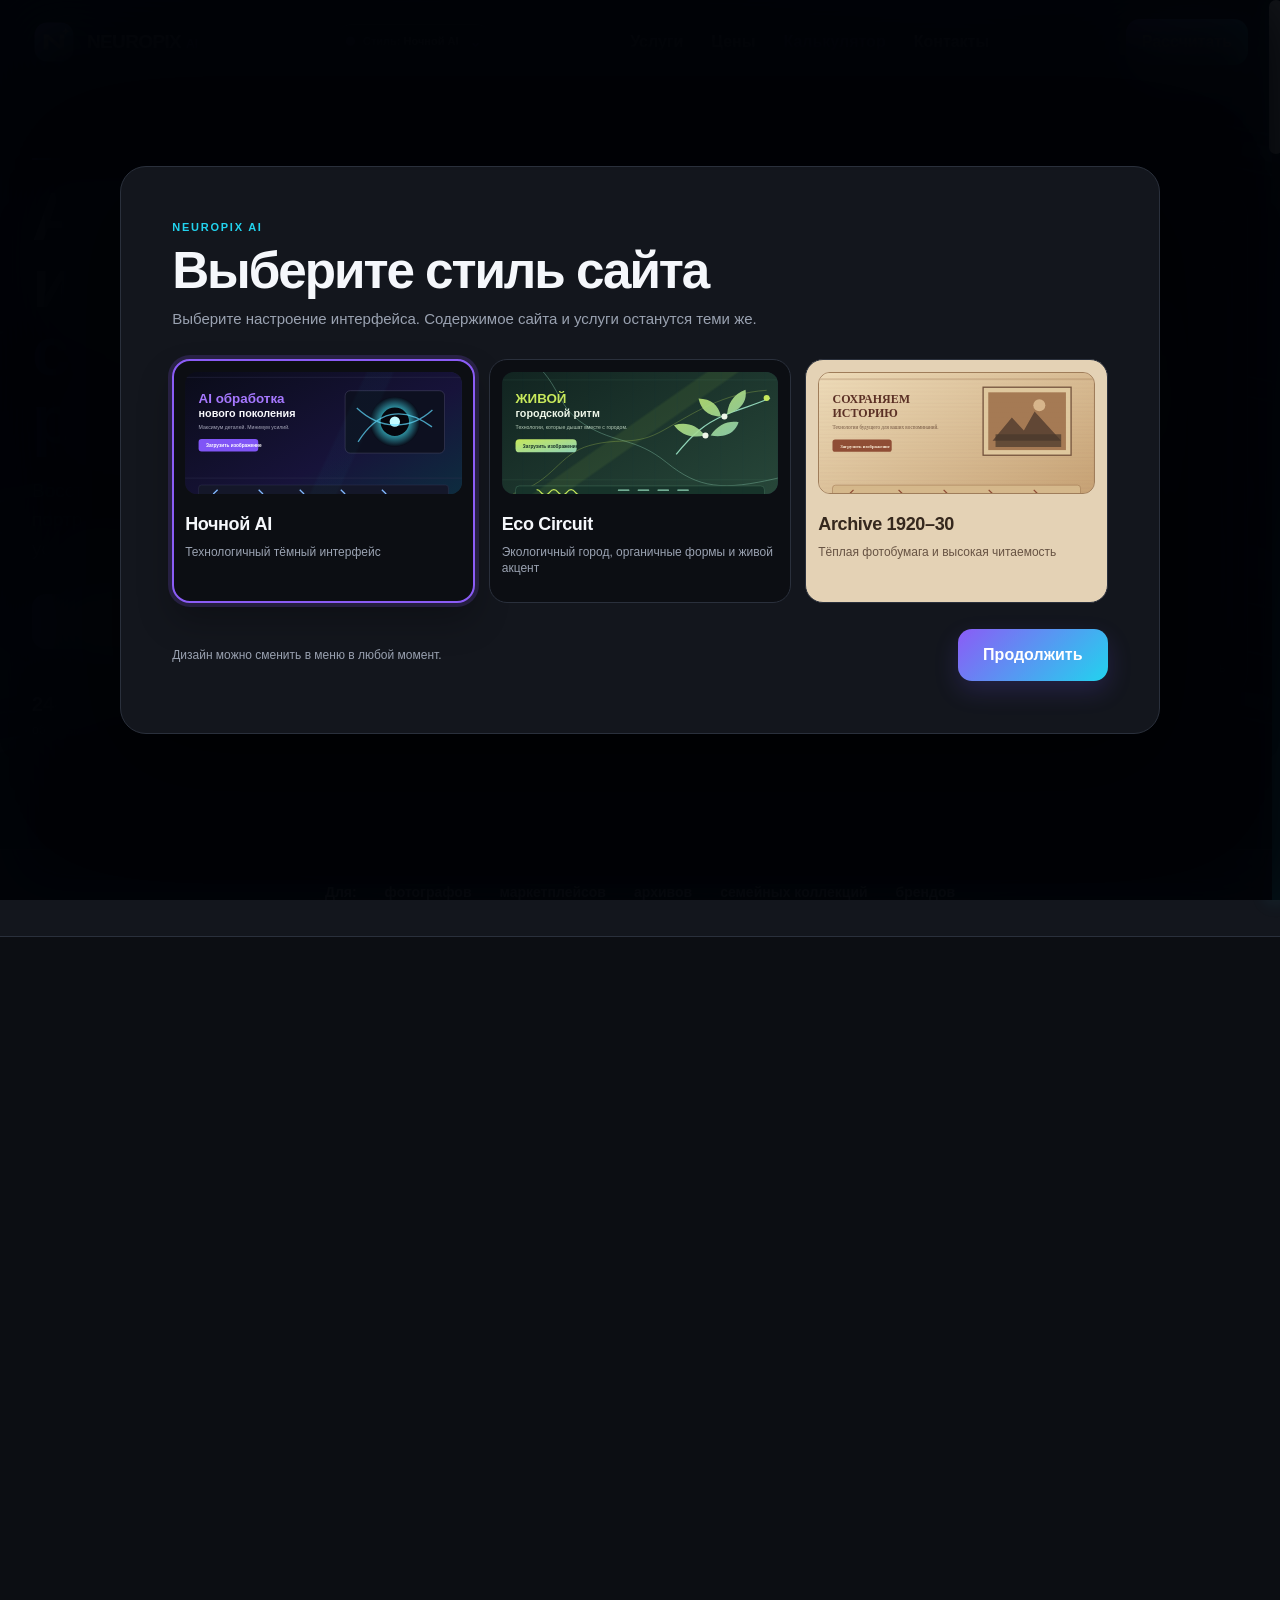
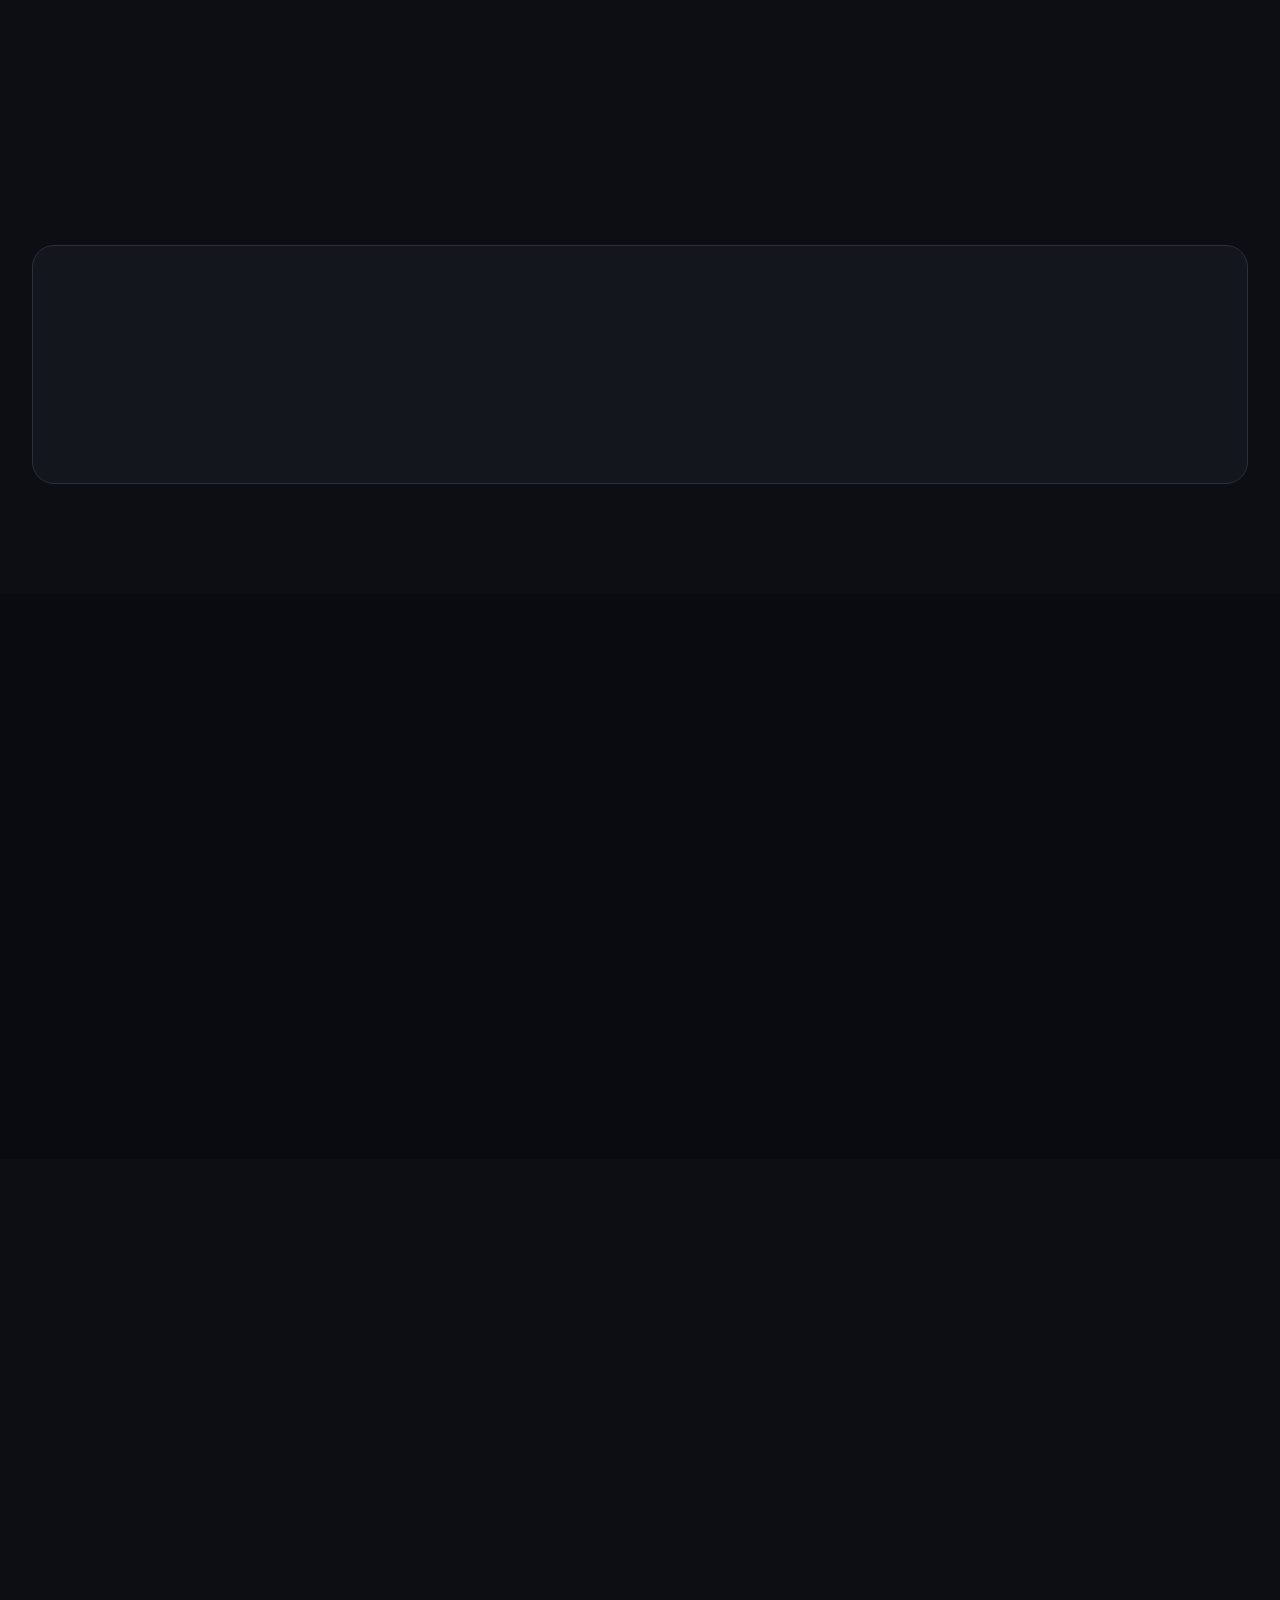
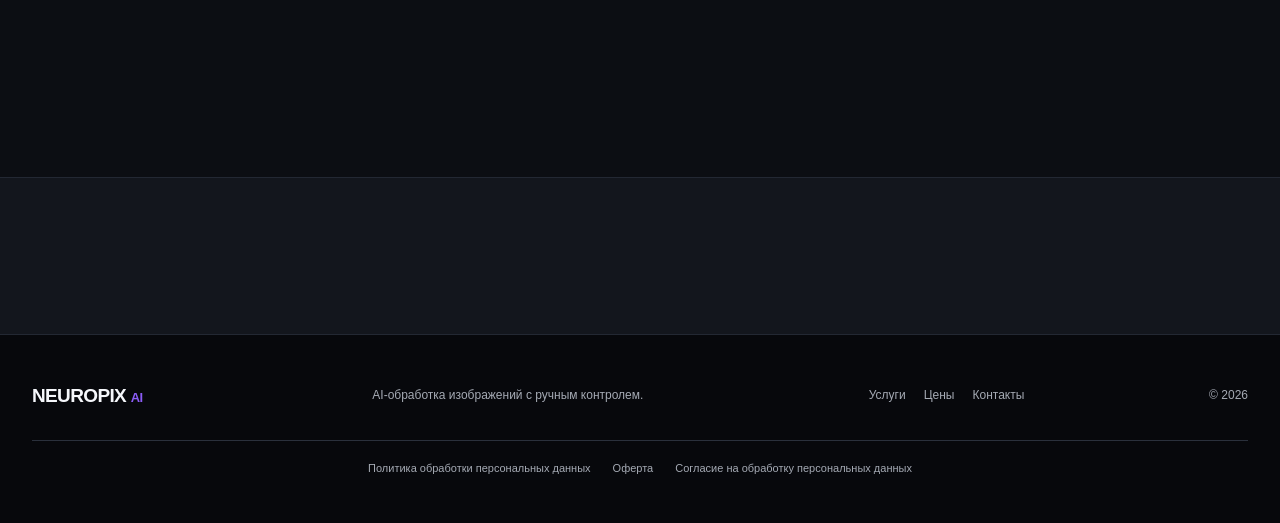
<file: index.html>
<!DOCTYPE html>
<html lang="ru">
<head>
  <meta charset="UTF-8">
  <meta name="viewport" content="width=device-width, initial-scale=1.0">
  <meta http-equiv="Content-Security-Policy" content="default-src 'self'; base-uri 'self'; object-src 'none'; script-src 'self'; style-src 'self'; style-src-attr 'unsafe-inline'; img-src 'self' data:; font-src 'self'; connect-src 'self' https://script.google.com https://script.googleusercontent.com; frame-src https://www.openstreetmap.org; form-action 'self' https://script.google.com; media-src 'self'; worker-src 'none'; upgrade-insecure-requests">
  <meta name="description" content="NEUROPIX AI в Москве: реставрация старых фотографий, AI-ретушь портретов, увеличение, колоризация и обработка изображений для маркетплейсов.">
  <meta name="author" content="NEUROPIX AI">
  <meta name="robots" content="index, follow, max-image-preview:large, max-snippet:-1, max-video-preview:-1">
  <meta name="googlebot" content="index, follow">
  <meta name="referrer" content="strict-origin-when-cross-origin">
  <meta name="format-detection" content="telephone=no">
  <meta name="theme-color" content="#0c0e13">
  <meta name="geo.region" content="RU-MOW">
  <meta name="geo.placename" content="Москва">
  <meta name="geo.position" content="55.794;37.616">
  <meta name="ICBM" content="55.794, 37.616">
  <link rel="canonical" href="https://agtselishchev.github.io/neuropix_landing/">
  <link rel="icon" href="assets/favicon.svg" type="image/svg+xml">
  <link rel="shortcut icon" href="assets/favicon.svg" type="image/svg+xml">
  <link rel="apple-touch-icon" href="assets/favicon.svg">
  <meta property="og:locale" content="ru_RU">
  <meta property="og:type" content="website">
  <meta property="og:site_name" content="NEUROPIX AI">
  <meta property="og:title" content="NEUROPIX AI — AI-обработка изображений">
  <meta property="og:description" content="Реставрация, ретушь, увеличение и колоризация изображений с ручным контролем качества в Москве.">
  <meta property="og:url" content="https://agtselishchev.github.io/neuropix_landing/">
  <meta property="og:image" content="https://agtselishchev.github.io/neuropix_landing/photo/restoration-07.webp">
  <meta property="og:image:alt" content="Пример реставрации фотографии NEUROPIX AI">
  <meta name="twitter:card" content="summary_large_image">
  <meta name="twitter:title" content="NEUROPIX AI — AI-обработка изображений">
  <meta name="twitter:description" content="Реставрация, ретушь, увеличение и колоризация изображений с ручным контролем качества.">
  <meta name="twitter:image" content="https://agtselishchev.github.io/neuropix_landing/photo/restoration-07.webp">
  <script src="assets/theme-init.js"></script>
  <title>NEUROPIX AI — AI-обработка изображений</title>
  <script type="application/ld+json">
    {
      "@context": "https://schema.org",
      "@graph": [
        {
          "@type": "ProfessionalService",
          "@id": "https://agtselishchev.github.io/neuropix_landing/#business",
          "name": "NEUROPIX AI",
          "url": "https://agtselishchev.github.io/neuropix_landing/",
          "description": "AI-обработка изображений с ручным контролем качества: реставрация, ретушь, увеличение, колоризация и товарные фотографии.",
          "image": "https://agtselishchev.github.io/neuropix_landing/photo/restoration-07.webp",
          "logo": "https://agtselishchev.github.io/neuropix_landing/assets/favicon.svg",
          "priceRange": "₽₽",
          "areaServed": {
            "@type": "City",
            "name": "Москва"
          },
          "address": {
            "@type": "PostalAddress",
            "addressLocality": "Москва",
            "addressCountry": "RU"
          },
          "geo": {
            "@type": "GeoCoordinates",
            "latitude": 55.794,
            "longitude": 37.616
          },
          "hasOfferCatalog": {
            "@type": "OfferCatalog",
            "name": "Услуги AI-обработки изображений",
            "itemListElement": [
              { "@type": "Offer", "itemOffered": { "@type": "Service", "name": "Реставрация фотографий" } },
              { "@type": "Offer", "itemOffered": { "@type": "Service", "name": "Увеличение и детализация" } },
              { "@type": "Offer", "itemOffered": { "@type": "Service", "name": "Портретная AI-ретушь" } },
              { "@type": "Offer", "itemOffered": { "@type": "Service", "name": "Товары и маркетплейсы" } },
              { "@type": "Offer", "itemOffered": { "@type": "Service", "name": "Колоризация и стилизация" } }
            ]
          }
        },
        {
          "@type": "WebSite",
          "@id": "https://agtselishchev.github.io/neuropix_landing/#website",
          "url": "https://agtselishchev.github.io/neuropix_landing/",
          "name": "NEUROPIX AI",
          "inLanguage": "ru-RU",
          "publisher": { "@id": "./#business" }
        },
        {
          "@type": "WebPage",
          "@id": "https://agtselishchev.github.io/neuropix_landing/#webpage",
          "url": "https://agtselishchev.github.io/neuropix_landing/",
          "name": "NEUROPIX AI — AI-обработка изображений",
          "isPartOf": { "@id": "./#website" },
          "about": { "@id": "./#business" },
          "inLanguage": "ru-RU"
        }
      ]
    }
  </script>
  <link rel="stylesheet" href="assets/styles.css">
  <script src="assets/theme.js" defer></script>
  <script src="assets/prices.js" defer></script>
  <script src="assets/images.js" defer></script>
  <script src="assets/script.js" defer></script>
</head>
<body>
  <a class="skip-link" href="#main">Перейти к содержанию</a>

  <div class="parallax-scene" aria-hidden="true">
    <img class="parallax-object parallax-object--dust" src="assets/IMG/dust.svg" alt="" data-parallax-speed="0.025" data-parallax-drift="5">
    <img class="parallax-object parallax-object--film" src="assets/IMG/film-frame.svg" alt="" data-parallax-speed="0.12" data-parallax-drift="14">
    <img class="parallax-object parallax-object--photo" src="assets/IMG/archival-photo.svg" alt="" data-parallax-speed="0.065" data-parallax-drift="9">
  </div>
  <div class="scroll-progress" role="scrollbar" tabindex="0" aria-label="Положение на странице" aria-valuemin="0" aria-valuemax="100" aria-valuenow="0">
    <span class="scroll-progress__thumb"></span>
  </div>

  <header class="header" id="top">
    <div class="container header__inner">
      <a class="logo" href="#top" aria-label="NEUROPIX AI — на главную">
        <svg class="logo__mark" viewBox="0 0 52 52" aria-hidden="true">
          <defs><linearGradient id="logoGradient" x1="0" y1="0" x2="1" y2="1"><stop offset="0" stop-color="#8b5cf6"/><stop offset="1" stop-color="#22d3ee"/></linearGradient></defs>
          <rect x="3" y="3" width="46" height="46" rx="15" fill="url(#logoGradient)"/>
          <path d="M14 35V17h5.2l13.6 12.2V17H38v18h-5.1L19.2 22.8V35H14Z" fill="white"/>
          <path d="M39.8 8.8l1.2 3.2 3.2 1.2-3.2 1.2-1.2 3.2-1.2-3.2-3.2-1.2 3.2-1.2 1.2-3.2Z" fill="white"/>
        </svg>
        <span class="logo__text">NEUROPIX <small>AI</small></span>
      </a>

      <div class="theme-switcher"><button class="theme-switcher__button" type="button" data-theme-open aria-haspopup="dialog" aria-controls="theme-picker"><span class="theme-switcher__dot" aria-hidden="true"></span><span class="theme-switcher__label">Стиль: <b>Ночной AI</b></span><span class="theme-switcher__chevron" aria-hidden="true">⌄</span></button></div>

      <nav class="nav" id="site-nav" aria-label="Основная навигация">
        <a href="#services">Услуги</a>
        <a href="#prices">Цены</a>
        <button class="nav__button" type="button" data-open-calculator>Калькулятор</button>
        <a href="#contacts">Контакты</a>
      </nav>

      <div class="header__actions">
        <button class="button button--small" type="button" data-open-calculator>Рассчитать</button>
        <button class="menu-toggle" type="button" aria-controls="site-nav" aria-expanded="false" aria-label="Открыть меню"><span></span><span></span><span></span></button>
      </div>
    </div>
  </header>

  <main id="main">
    <section class="hero section">
      <div class="hero__glow hero__glow--one"></div>
      <div class="hero__glow hero__glow--two"></div>
      <div class="container hero__grid">
        <div class="hero__content reveal">
          <p class="eyebrow"><span></span> AI + ручной контроль</p>
          <h1>AI-обработка изображений <em>с предсказуемым результатом</em></h1>
          <p class="hero__lead">Восстановление старых фотографий, увеличение разрешения, портретная ретушь, товарная обработка и колоризация. AI ускоряет работу, финальное качество проверяется вручную.</p>
          <div class="hero__buttons">
            <a class="button" href="#services">Посмотреть услуги</a>
            <button class="button button--ghost" type="button" data-open-calculator>Рассчитать стоимость</button>
          </div>
          <ul class="hero__facts"><li><strong>24–72 ч</strong><span>обычный срок</span></li><li><strong>до 8K</strong><span>увеличение</span></li><li><strong>2 правки</strong><span>включены</span></li></ul>
        </div>

        <div class="hero__visual reveal" data-delay="120">
          <div class="hero-card">
            <div class="hero-card__top"><span>Пример обработки</span><span class="status"><i></i> До / после</span></div>
            <div class="compare compare--hero" data-hero-compare></div>
            <div class="hero-card__meta"><span>Реставрация</span><span>Передвигайте разделитель</span></div>
          </div>
        </div>
      </div>
    </section>

    <section class="trust">
      <div class="container trust__inner"><div class="trust__items"><span>Для:</span><span>фотографов</span><span>маркетплейсов</span><span>архивов</span><span>семейных коллекций</span><span>брендов</span></div></div>
    </section>

    <section class="section services-section" id="services" aria-labelledby="services-title">
      <div class="container">
        <div class="section-heading reveal">
          <p class="eyebrow"><span></span> Услуги и примеры</p>
          <h2 id="services-title">Описание каждой услуги + фотогалерея</h2>
          <p>Каждый пример — отдельный слайдер «до/после» без фильтров и декоративных эффектов на изображениях.</p>
        </div>

        <article class="service-detail reveal" id="restoration">
          <div class="service-detail__copy">
            <span class="service-detail__number">01</span><p class="service-detail__kicker">Архив</p><h3>Реставрация фотографий</h3>
            <p>Удаление царапин, заломов, пятен и шума. Восстановление лиц, одежды и фона с сохранением характера исходного снимка.</p>
            <ul><li>семейные и исторические архивы;</li><li>сканы бумажных фотографий;</li><li>подготовка восстановленного снимка к печати.</li></ul>
            <div class="service-detail__price">Стоимость: <strong data-price="restoration"></strong></div>
            <button class="text-button" type="button" data-open-calculator data-service="restoration">Рассчитать реставрацию →</button>
          </div>
          <div class="service-detail__gallery" data-gallery="restoration"></div>
        </article>

        <article class="service-detail reveal" id="upscale">
          <div class="service-detail__copy">
            <span class="service-detail__number">02</span><p class="service-detail__kicker">Разрешение</p><h3>Увеличение и детализация</h3>
            <p>Апскейл в 2–8 раз, повышение резкости и аккуратная реконструкция мелких деталей без лишнего «перешарпа».</p>
            <ul><li>фото из мессенджеров;</li><li>стоп-кадры из видео;</li><li>подготовка к крупной печати.</li></ul>
            <div class="service-detail__price">Стоимость: <strong data-price="upscale"></strong></div>
            <button class="text-button" type="button" data-open-calculator data-service="upscale">Рассчитать увеличение →</button>
          </div>
          <div class="service-detail__gallery" data-gallery="upscale"></div>
        </article>

        <article class="service-detail reveal" id="retouch">
          <div class="service-detail__copy">
            <span class="service-detail__number">03</span><p class="service-detail__kicker">Портрет</p><h3>Портретная AI-ретушь</h3>
            <p>Чистая кожа с сохранением текстуры, коррекция света, волос, одежды и фона. Без эффекта «пластикового» лица.</p>
            <ul><li>деловые портреты;</li><li>социальные сети;</li><li>beauty и fashion.</li></ul>
            <div class="service-detail__price">Стоимость: <strong data-price="retouch"></strong></div>
            <button class="text-button" type="button" data-open-calculator data-service="retouch">Рассчитать ретушь →</button>
          </div>
          <div class="service-detail__gallery" data-gallery="retouch"></div>
        </article>

        <article class="service-detail reveal" id="marketplace">
          <div class="service-detail__copy">
            <span class="service-detail__number">04</span><p class="service-detail__kicker">E-commerce</p><h3>Товары и маркетплейсы</h3>
            <p>Удаление и замена фона, чистка предмета, коррекция цвета, тени и отражений. Серия приводится к единому визуальному стандарту.</p>
            <ul><li>Ozon и Wildberries;</li><li>интернет-магазины и каталоги;</li><li>серийная обработка карточек.</li></ul>
            <div class="service-detail__price">Стоимость: <strong data-price="marketplace"></strong></div>
            <button class="text-button" type="button" data-open-calculator data-service="marketplace">Рассчитать товарные фото →</button>
          </div>
          <div class="service-detail__gallery" data-gallery="marketplace"></div>
        </article>

        <article class="service-detail reveal" id="colorization">
          <div class="service-detail__copy">
            <span class="service-detail__number">05</span><p class="service-detail__kicker">Цвет</p><h3>Колоризация и стилизация</h3>
            <p>Натуральная колоризация чёрно-белых фотографий и стилизация изображения под согласованный визуальный референс.</p>
            <ul><li>исторические фотографии;</li><li>семейные архивы;</li><li>обложки и визуальные серии.</li></ul>
            <div class="service-detail__price">Стоимость: <strong data-price="colorization"></strong></div>
            <button class="text-button" type="button" data-open-calculator data-service="colorization">Рассчитать колоризацию →</button>
          </div>
          <div class="service-detail__gallery" data-gallery="colorization"></div>
        </article>
      </div>
    </section>

    <section class="section section--soft" id="prices" aria-labelledby="prices-title">
      <div class="container">
        <div class="section-heading reveal"><p class="eyebrow"><span></span> Стоимость</p><h2 id="prices-title">Цены на обработку изображений</h2></div>
        <div class="pricing-grid" id="pricing-grid"></div>
        <div class="batch-note reveal"><span>Серийная обработка</span><p id="discount-note"></p><button class="text-button" type="button" data-open-calculator>Рассчитать несколько услуг →</button></div>
      </div>
    </section>

    <section class="section process-section" aria-labelledby="process-title">
      <div class="container">
        <div class="section-heading reveal"><p class="eyebrow"><span></span> Процесс</p><h2 id="process-title">От исходника до готового файла</h2></div>
        <ol class="process"><li class="reveal"><span>01</span><div><h3>Получаем материал</h3><p>Вы отправляете оригиналы и референсы через облако, Telegram или форму.</p></div></li><li class="reveal" data-delay="70"><span>02</span><div><h3>Оцениваем задачу</h3><p>Проверяем качество исходников, объём и фиксируем состав работ.</p></div></li><li class="reveal" data-delay="140"><span>03</span><div><h3>Согласуем тест</h3><p>Для сложной или серийной работы делаем тестовый кадр.</p></div></li><li class="reveal" data-delay="210"><span>04</span><div><h3>Передаём результат</h3><p>Готовые файлы выдаются в согласованных форматах и размерах.</p></div></li></ol>
      </div>
    </section>

    <section class="section section--dark faq-section" aria-labelledby="faq-title">
      <div class="container faq-grid">
        <div class="section-heading reveal"><p class="eyebrow"><span></span> Вопросы</p><h2 id="faq-title">Что важно знать</h2></div>
        <div class="accordion reveal"><details open><summary>AI полностью заменяет ручную ретушь?</summary><p>Нет. AI используется как инструмент ускорения. Лица, текстуры, края объектов, мелкие детали и цвет проверяются вручную.</p></details><details><summary>Можно ли восстановить сильно повреждённое лицо?</summary><p>Возможность зависит от исходника и наличия дополнительных фотографий. При нехватке информации реконструкция может быть художественной.</p></details><details><summary>Какие форматы принимаются?</summary><p>JPEG, PNG, TIFF, PSD и большинство RAW-форматов. Для лучшего результата нужен оригинальный файл.</p></details><details><summary>Что с конфиденциальностью?</summary><p>Файлы используются для выполнения заказа и не публикуются без отдельного разрешения клиента.</p></details></div>
      </div>
    </section>

    <section class="section testimonials-section" id="reviews" aria-labelledby="reviews-title">
      <div class="container">
        <div class="section-heading testimonials-heading reveal">
          <div>
            <p class="eyebrow"><span></span> Отзывы клиентов</p>
            <h2 id="reviews-title">Результат, который хочется сохранить</h2>
          </div>
          <p>Люди приходят за аккуратной обработкой — и возвращаются, когда нужно привести в порядок ещё одну важную историю.</p>
        </div>

        <div class="testimonials-carousel reveal" data-testimonials aria-roledescription="карусель" aria-label="Отзывы клиентов">
          <div class="testimonials-viewport">
            <div class="testimonials-track">
              <article class="testimonial-card">
                <div class="testimonial-card__person"><img src="people/avatar-tamara.webp" alt="Тамара Белова" loading="lazy"><div><strong>Тамара Белова</strong><span>семейный архив</span></div></div>
                <p>«На снимке почти не осталось деталей, но после реставрации мы снова увидели лица родителей. Очень бережная работа — без ощущения, что фотографию переписали заново.»</p>
                <span class="testimonial-card__service">Реставрация · 12 фото</span>
              </article>
              <article class="testimonial-card">
                <div class="testimonial-card__person"><img src="people/avatar-stew.webp" alt="Стюарт Хилл" loading="lazy"><div><strong>Стюарт Хилл</strong><span>частный заказчик</span></div></div>
                <p>«Получил серию кадров для большого семейного альбома. Цвета выглядят естественно, а главное — все фотографии теперь одного качества и размера.»</p>
                <span class="testimonial-card__service">Увеличение · 8 фото</span>
              </article>
              <article class="testimonial-card">
                <div class="testimonial-card__person"><img src="people/avatar-olga.webp" alt="Ольга Крылова" loading="lazy"><div><strong>Ольга Крылова</strong><span>бренд одежды</span></div></div>
                <p>«Карточки товара собрали в единую серию за один день. Фон чистый, цвет вещей не ушёл в холодный оттенок, правок понадобилось совсем немного.»</p>
                <span class="testimonial-card__service">Маркетплейсы · 34 фото</span>
              </article>
              <article class="testimonial-card">
                <div class="testimonial-card__person"><img src="people/avatar-andrey.webp" alt="Андрей Мельников" loading="lazy"><div><strong>Андрей Мельников</strong><span>фотограф</span></div></div>
                <p>«Отправляю сюда сложные портреты, где автоматической обработки недостаточно. Нравится, что детали сохраняются, а результат можно спокойно отдавать клиенту.»</p>
                <span class="testimonial-card__service">AI-ретушь · 16 фото</span>
              </article>
              <article class="testimonial-card">
                <div class="testimonial-card__person"><img src="people/avatar-amanda.webp" alt="Аманда Ривз" loading="lazy"><div><strong>Аманда Ривз</strong><span>семейная коллекция</span></div></div>
                <p>«Колоризация получилась очень деликатной: снимок остался похожим на оригинал, но стал живым. Теперь это главный кадр в нашей гостиной.»</p>
                <span class="testimonial-card__service">Колоризация · 5 фото</span>
              </article>
              <article class="testimonial-card">
                <div class="testimonial-card__person"><img src="people/avata-helena.webp" alt="Елена Соколова" loading="lazy"><div><strong>Елена Соколова</strong><span>автор коллекции</span></div></div>
                <p>«Понравился понятный процесс: сначала тестовый кадр, затем вся серия. На каждом этапе было ясно, что именно получится в финале.»</p>
                <span class="testimonial-card__service">Стилизация · 9 фото</span>
              </article>
            </div>
          </div>
          <div class="testimonials-controls">
            <div class="testimonials-dots" data-testimonial-dots aria-label="Выбрать отзыв"></div>
            <div class="testimonials-arrows"><button class="icon-button" type="button" data-testimonial-prev aria-label="Предыдущий отзыв">←</button><button class="icon-button" type="button" data-testimonial-next aria-label="Следующий отзыв">→</button></div>
          </div>
        </div>
      </div>
    </section>

    <section class="section contact-section" id="contacts" aria-labelledby="contacts-title">
      <div class="container contact-grid">
        <div class="contact-info reveal">
          <p class="eyebrow"><span></span> Контакты</p><h2 id="contacts-title">Покажите исходник — предложим решение</h2><p>Работа удалённо. Личная передача материалов — в Москве по предварительной договорённости.</p>
          <div class="contact-list"><a href="mailto:yourmail@example.com"><span>Почта</span><strong>yourmail@example.com</strong></a><a href="https://t.me/your_telegram" target="_blank" rel="noopener noreferrer"><span>Telegram</span><strong>@your_telegram</strong></a><a href="tel:+79990000000"><span>Телефон</span><strong>+7 (999) 000-00-00</strong></a><div><span>Адрес</span><strong>Москва, м. Марьина Роща</strong></div></div>
          <p class="replace-note">Замените контакты на реальные перед публикацией.</p>
        </div>

        <form class="contact-form reveal" id="contact-form" method="post" action="https://script.google.com/macros/s/AKfycbxV5ehuyFusa5UfG4JlyUww8USqfbs64nzZGtwhmxEsWStbLFB0oJyxAggV0t7ArHUVZA/exec" accept-charset="UTF-8">
          <h3>Получить оценку</h3><p>Оставьте данные — заявка сохранится в таблице и мы свяжемся с вами.</p>
          <label>Имя<input type="text" name="name" autocomplete="name" placeholder="Как к вам обращаться" minlength="2" maxlength="120" required></label>
          <label>Контакт<input type="text" name="contact" autocomplete="on" placeholder="Telegram, телефон или почта" minlength="3" maxlength="200" required></label>
          <label>Услуга<select name="service" id="contact-service" required></select></label>
          <label>Описание<textarea name="message" rows="6" maxlength="2000" placeholder="Количество файлов, желаемый результат, срок"></textarea></label>
          <div class="form-honeypot" aria-hidden="true"><label>Сайт<input type="text" name="website" tabindex="-1" autocomplete="off"></label></div>
          <input type="hidden" name="startedAt" id="form-started-at" value="">
          <label class="checkbox"><input type="checkbox" name="consent" value="yes" required><span>Согласен на <a href="soglsiye_na_obr_pers_dannih.html">обработку персональных данных</a> для ответа на заявку</span></label>
          <button class="button" type="submit">Отправить заявку</button><p class="form-status" id="form-status" role="status" aria-live="polite"></p>
        </form>
      </div>

      <div class="container map-wrap reveal"><iframe title="Карта района Марьина Роща в Москве" src="https://www.openstreetmap.org/export/embed.html?bbox=37.594%2C55.782%2C37.635%2C55.806&amp;layer=mapnik&amp;marker=55.794%2C37.616" loading="lazy" sandbox="allow-scripts allow-same-origin" referrerpolicy="no-referrer"></iframe><div class="map-card"><span>Личная передача материалов</span><strong>Москва, м. Марьина Роща</strong><p>Точное место встречи — после согласования.</p></div></div>
    </section>

    <section class="cta-section"><div class="container cta reveal"><div><p>Нужно несколько видов обработки?</p><h2>Добавьте все услуги в один расчёт</h2></div><button class="button button--light" type="button" data-open-calculator>Открыть калькулятор</button></div></section>
  </main>

  <footer class="footer"><div class="container footer__grid"><a class="logo" href="#top"><span class="logo__text">NEUROPIX <small>AI</small></span></a><p>AI-обработка изображений с ручным контролем.</p><nav><a href="#services">Услуги</a><a href="#prices">Цены</a><a href="#contacts">Контакты</a></nav><p class="copyright">© <span id="year"></span></p></div><div class="container footer__legal"><a href="privacy.html">Политика обработки персональных данных</a><a href="oferta.html">Оферта</a><a href="soglsiye_na_obr_pers_dannih.html">Согласие на обработку персональных данных</a></div></footer>

  <section class="calc-window" id="calculator-window" aria-label="Калькулятор стоимости" aria-hidden="true">
    <header class="calc-window__bar" id="calculator-drag-handle">
      <div><span class="calc-window__dot"></span><strong>Калькулятор услуг</strong></div>
      <div class="calc-window__controls">
        <button type="button" id="calculator-minimize" aria-label="Свернуть калькулятор" title="Свернуть">−</button>
        <button type="button" id="calculator-close" aria-label="Закрыть калькулятор" title="Закрыть">×</button>
      </div>
    </header>
    <div class="calc-window__body" id="calculator-body">
      <p class="calc-window__intro">Добавляйте несколько услуг. Каждая строка рассчитывается отдельно, затем суммы складываются.</p>
      <div class="calc-items" id="calc-items"></div>
      <button class="calc-add" id="calc-add-service" type="button">+ Добавить услугу</button>
      <div class="calc-global">
        <label>Срок выполнения<select id="calc-deadline"></select></label>
      </div>
      <div class="calc-total" aria-live="polite"><div><span>Ориентировочная стоимость</span><strong id="calc-total">—</strong></div><p id="calc-discount"></p></div>
      <div class="calc-actions"><button class="button" id="calc-order" type="button">Перенести расчёт в заявку</button><button class="button button--ghost" id="calc-clear" type="button">Очистить</button></div>
      <p class="calc-footnote">Итоговая стоимость фиксируется после просмотра исходников.</p>
    </div>
  </section>
</body>
</html>
</file>
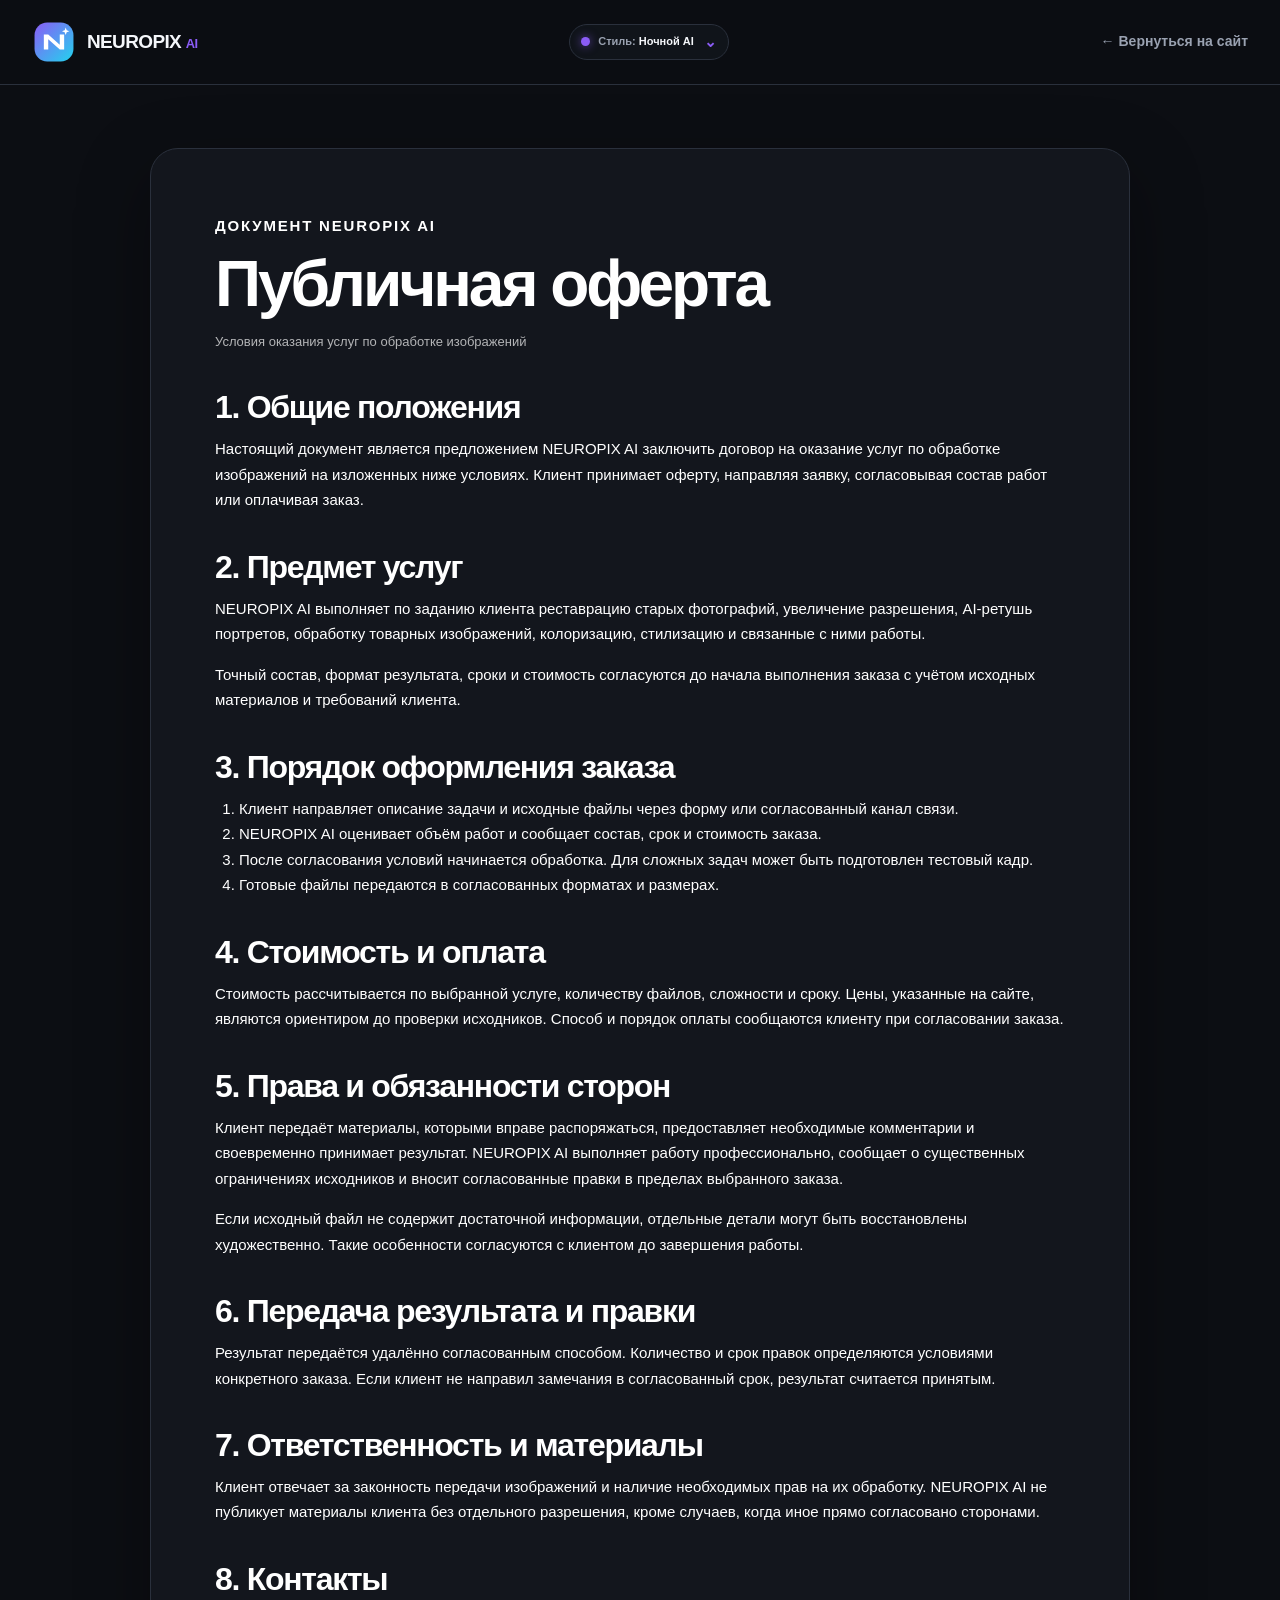
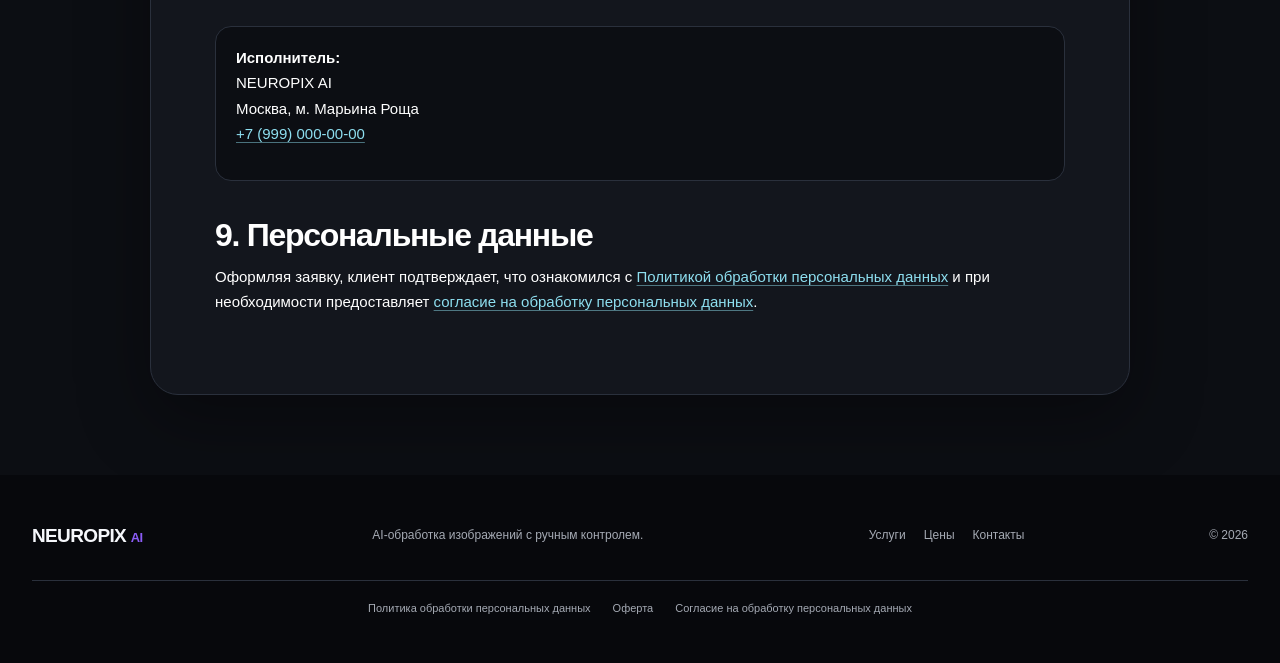
<file: oferta.html>
<!DOCTYPE html>
<html lang="ru">
<head>
  <meta charset="UTF-8">
  <meta name="viewport" content="width=device-width, initial-scale=1.0">
  <meta http-equiv="Content-Security-Policy" content="default-src 'self'; base-uri 'self'; object-src 'none'; script-src 'self'; style-src 'self'; style-src-attr 'unsafe-inline'; img-src 'self' data:; font-src 'self'; connect-src 'self'; frame-src 'none'; form-action 'self'; media-src 'self'; worker-src 'none'; upgrade-insecure-requests">
  <meta name="description" content="Публичная оферта NEUROPIX AI на услуги реставрации, ретуши, увеличения и обработки изображений.">
  <meta name="robots" content="index, follow">
  <meta name="theme-color" content="#0c0e13">
  <script src="assets/theme-init.js"></script>
  <link rel="canonical" href="https://agtselishchev.github.io/neuropix_landing/oferta.html">
  <link rel="icon" href="assets/favicon.svg" type="image/svg+xml">
  <link rel="stylesheet" href="assets/styles.css">
  <script src="assets/theme.js" defer></script>
  <title>Оферта — NEUROPIX AI</title>
</head>
<body class="legal-page">
  <header class="legal-header"><div class="container legal-header__inner"><a class="logo" href="index.html" aria-label="NEUROPIX AI — на главную"><svg class="logo__mark" viewBox="0 0 52 52" aria-hidden="true"><defs><linearGradient id="legalGradient" x1="0" y1="0" x2="1" y2="1"><stop offset="0" stop-color="#8b5cf6"/><stop offset="1" stop-color="#22d3ee"/></linearGradient></defs><rect x="3" y="3" width="46" height="46" rx="15" fill="url(#legalGradient)"/><path d="M14 35V17h5.2l13.6 12.2V17H38v18h-5.1L19.2 22.8V35H14Z" fill="white"/><path d="M39.8 8.8l1.2 3.2 3.2 1.2-3.2 1.2-1.2 3.2-1.2-3.2-3.2-1.2 3.2-1.2 1.2-3.2Z" fill="white"/></svg><span class="logo__text">NEUROPIX <small>AI</small></span></a><div class="theme-switcher"><button class="theme-switcher__button" type="button" data-theme-open aria-haspopup="dialog" aria-controls="theme-picker"><span class="theme-switcher__dot" aria-hidden="true"></span><span class="theme-switcher__label">Стиль: <b>Ночной AI</b></span><span class="theme-switcher__chevron" aria-hidden="true">⌄</span></button></div><a class="legal-header__back" href="index.html#contacts">← Вернуться на сайт</a></div></header>
  <main><article class="container legal-document">
    <p class="legal-document__eyebrow">Документ NEUROPIX AI</p>
    <h1>Публичная оферта</h1>
    <p class="legal-document__meta">Условия оказания услуг по обработке изображений</p>
    <h2>1. Общие положения</h2>
    <p>Настоящий документ является предложением NEUROPIX AI заключить договор на оказание услуг по обработке изображений на изложенных ниже условиях. Клиент принимает оферту, направляя заявку, согласовывая состав работ или оплачивая заказ.</p>
    <h2>2. Предмет услуг</h2>
    <p>NEUROPIX AI выполняет по заданию клиента реставрацию старых фотографий, увеличение разрешения, AI-ретушь портретов, обработку товарных изображений, колоризацию, стилизацию и связанные с ними работы.</p>
    <p>Точный состав, формат результата, сроки и стоимость согласуются до начала выполнения заказа с учётом исходных материалов и требований клиента.</p>
    <h2>3. Порядок оформления заказа</h2>
    <ol><li>Клиент направляет описание задачи и исходные файлы через форму или согласованный канал связи.</li><li>NEUROPIX AI оценивает объём работ и сообщает состав, срок и стоимость заказа.</li><li>После согласования условий начинается обработка. Для сложных задач может быть подготовлен тестовый кадр.</li><li>Готовые файлы передаются в согласованных форматах и размерах.</li></ol>
    <h2>4. Стоимость и оплата</h2>
    <p>Стоимость рассчитывается по выбранной услуге, количеству файлов, сложности и сроку. Цены, указанные на сайте, являются ориентиром до проверки исходников. Способ и порядок оплаты сообщаются клиенту при согласовании заказа.</p>
    <h2>5. Права и обязанности сторон</h2>
    <p>Клиент передаёт материалы, которыми вправе распоряжаться, предоставляет необходимые комментарии и своевременно принимает результат. NEUROPIX AI выполняет работу профессионально, сообщает о существенных ограничениях исходников и вносит согласованные правки в пределах выбранного заказа.</p>
    <p>Если исходный файл не содержит достаточной информации, отдельные детали могут быть восстановлены художественно. Такие особенности согласуются с клиентом до завершения работы.</p>
    <h2>6. Передача результата и правки</h2>
    <p>Результат передаётся удалённо согласованным способом. Количество и срок правок определяются условиями конкретного заказа. Если клиент не направил замечания в согласованный срок, результат считается принятым.</p>
    <h2>7. Ответственность и материалы</h2>
    <p>Клиент отвечает за законность передачи изображений и наличие необходимых прав на их обработку. NEUROPIX AI не публикует материалы клиента без отдельного разрешения, кроме случаев, когда иное прямо согласовано сторонами.</p>
    <h2>8. Контакты</h2>
    <div class="legal-document__contact"><p><strong>Исполнитель:</strong><br>NEUROPIX AI<br>Москва, м. Марьина Роща<br><a href="tel:+79990000000">+7 (999) 000-00-00</a></p></div>
    <h2>9. Персональные данные</h2>
    <p>Оформляя заявку, клиент подтверждает, что ознакомился с <a href="privacy.html">Политикой обработки персональных данных</a> и при необходимости предоставляет <a href="soglsiye_na_obr_pers_dannih.html">согласие на обработку персональных данных</a>.</p>
  </article></main>
  <footer class="footer"><div class="container footer__grid"><a class="logo" href="index.html"><span class="logo__text">NEUROPIX <small>AI</small></span></a><p>AI-обработка изображений с ручным контролем.</p><nav><a href="index.html#services">Услуги</a><a href="index.html#prices">Цены</a><a href="index.html#contacts">Контакты</a></nav><p class="copyright">© 2026</p></div><div class="container footer__legal"><a href="privacy.html">Политика обработки персональных данных</a><a href="oferta.html">Оферта</a><a href="soglsiye_na_obr_pers_dannih.html">Согласие на обработку персональных данных</a></div></footer>
</body>
</html>
</file>
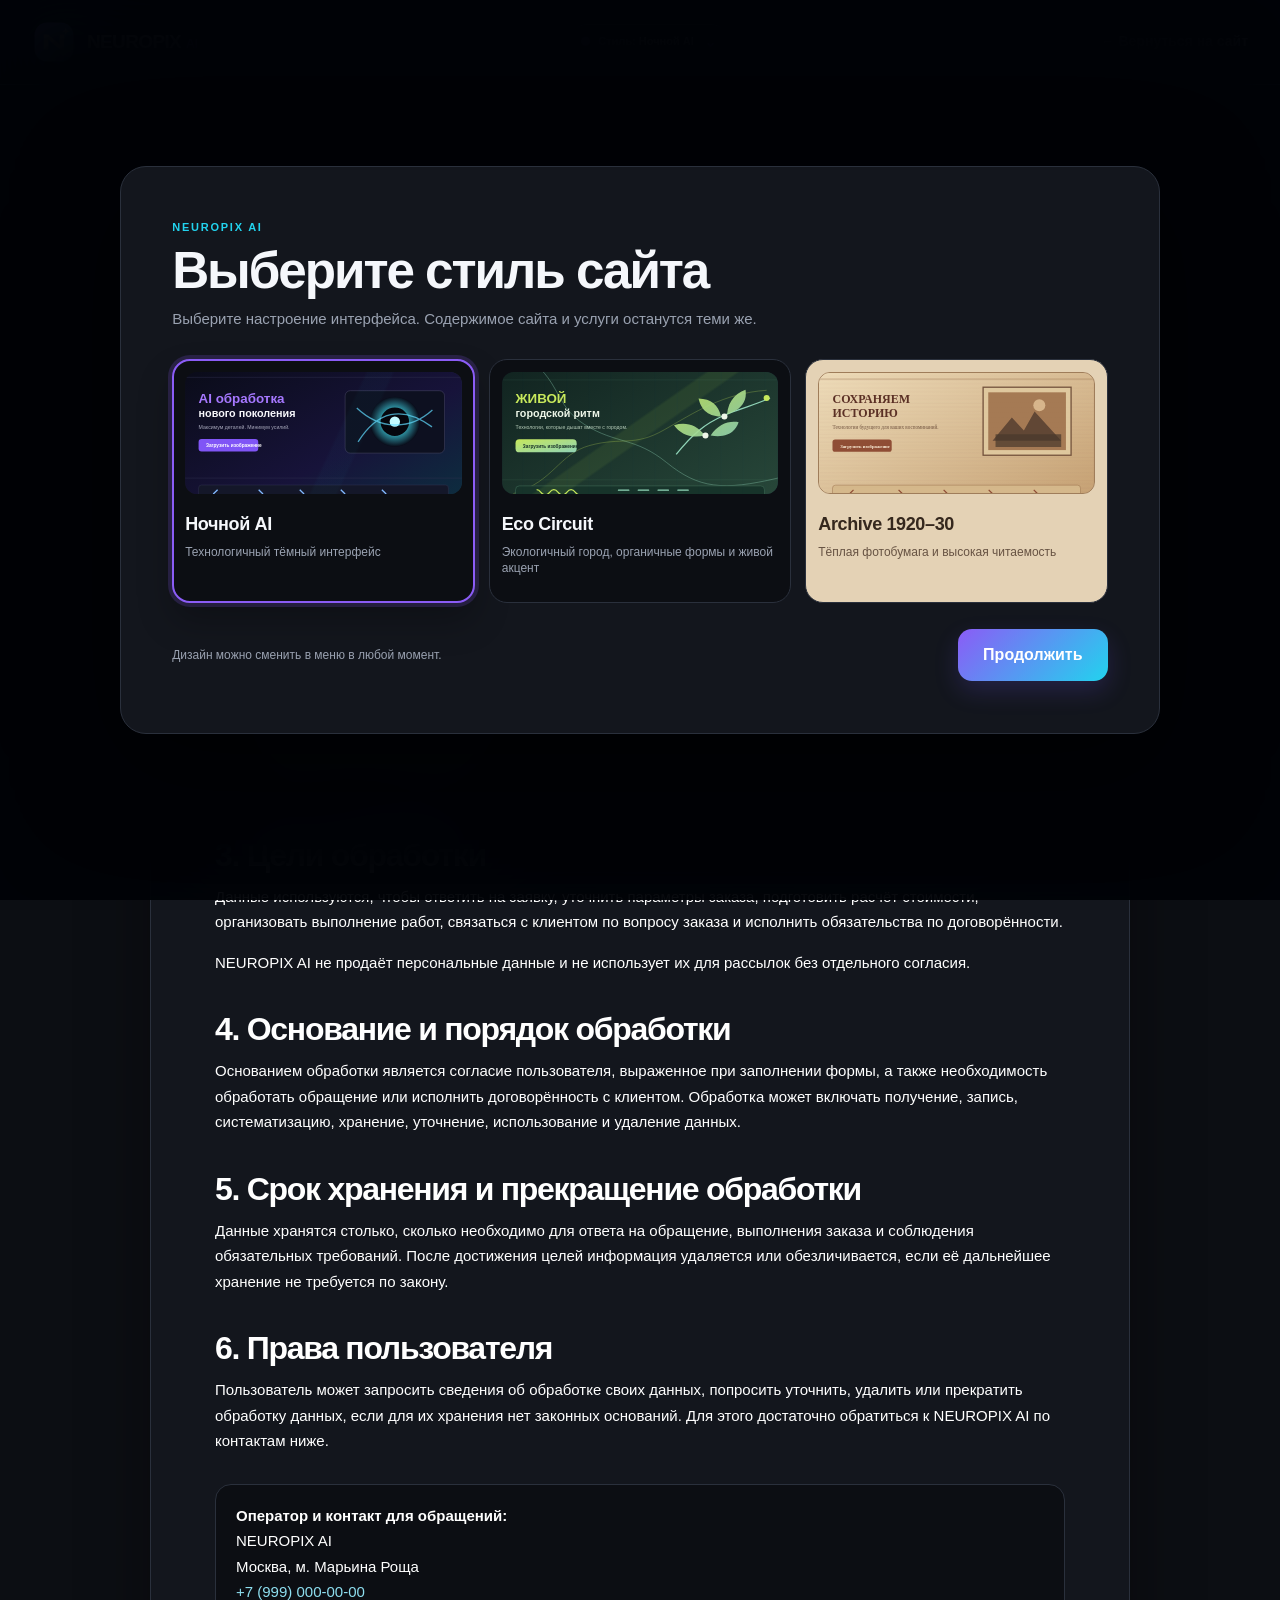
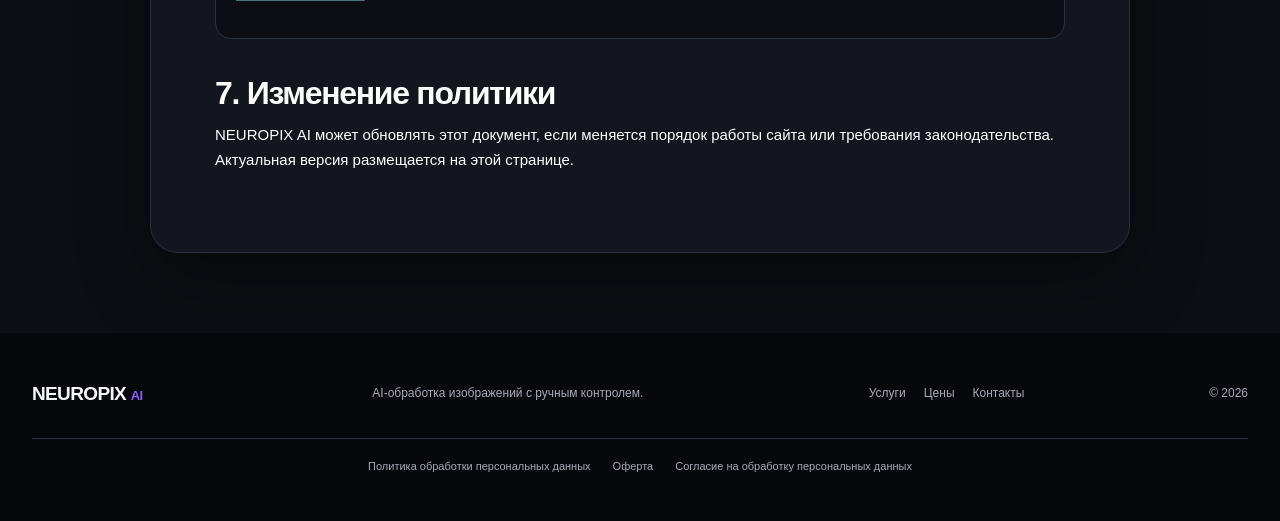
<file: privacy.html>
<!DOCTYPE html>
<html lang="ru">
<head>
  <meta charset="UTF-8">
  <meta name="viewport" content="width=device-width, initial-scale=1.0">
  <meta http-equiv="Content-Security-Policy" content="default-src 'self'; base-uri 'self'; object-src 'none'; script-src 'self'; style-src 'self'; style-src-attr 'unsafe-inline'; img-src 'self' data:; font-src 'self'; connect-src 'self'; frame-src 'none'; form-action 'self'; media-src 'self'; worker-src 'none'; upgrade-insecure-requests">
  <meta name="description" content="Политика обработки персональных данных NEUROPIX AI — AI-обработка, реставрация и ретушь изображений в Москве.">
  <meta name="robots" content="index, follow">
  <meta name="theme-color" content="#0c0e13">
  <script src="assets/theme-init.js"></script>
  <link rel="canonical" href="https://agtselishchev.github.io/neuropix_landing/privacy.html">
  <link rel="icon" href="assets/favicon.svg" type="image/svg+xml">
  <link rel="stylesheet" href="assets/styles.css">
  <script src="assets/theme.js" defer></script>
  <title>Политика обработки персональных данных — NEUROPIX AI</title>
</head>
<body class="legal-page">
  <header class="legal-header"><div class="container legal-header__inner"><a class="logo" href="index.html" aria-label="NEUROPIX AI — на главную"><svg class="logo__mark" viewBox="0 0 52 52" aria-hidden="true"><defs><linearGradient id="legalGradient" x1="0" y1="0" x2="1" y2="1"><stop offset="0" stop-color="#8b5cf6"/><stop offset="1" stop-color="#22d3ee"/></linearGradient></defs><rect x="3" y="3" width="46" height="46" rx="15" fill="url(#legalGradient)"/><path d="M14 35V17h5.2l13.6 12.2V17H38v18h-5.1L19.2 22.8V35H14Z" fill="white"/><path d="M39.8 8.8l1.2 3.2 3.2 1.2-3.2 1.2-1.2 3.2-1.2-3.2-3.2-1.2 3.2-1.2 1.2-3.2Z" fill="white"/></svg><span class="logo__text">NEUROPIX <small>AI</small></span></a><div class="theme-switcher"><button class="theme-switcher__button" type="button" data-theme-open aria-haspopup="dialog" aria-controls="theme-picker"><span class="theme-switcher__dot" aria-hidden="true"></span><span class="theme-switcher__label">Стиль: <b>Ночной AI</b></span><span class="theme-switcher__chevron" aria-hidden="true">⌄</span></button></div><a class="legal-header__back" href="index.html#contacts">← Вернуться на сайт</a></div></header>
  <main><article class="container legal-document">
    <p class="legal-document__eyebrow">Документ NEUROPIX AI</p>
    <h1>Политика обработки персональных данных</h1>
    <p class="legal-document__meta">Дата публикации: 19 августа 2026 года</p>
    <h2>1. Общие положения</h2>
    <p>Настоящая политика описывает, как NEUROPIX AI обрабатывает персональные данные посетителей сайта и клиентов, которые обращаются за реставрацией, увеличением, ретушью, колоризацией и другой обработкой изображений.</p>
    <p>Оператор принимает разумные организационные и технические меры для защиты полученной информации и использует её только для целей, указанных в этом документе.</p>
    <h2>2. Какие данные могут обрабатываться</h2>
    <ul><li>имя или другое обращение клиента;</li><li>номер телефона, адрес электронной почты или контакт в мессенджере;</li><li>выбранная услуга и описание задачи;</li><li>сведения, которые клиент добровольно указывает в сообщении или прикладываемых материалах.</li></ul>
    <h2>3. Цели обработки</h2>
    <p>Данные используются, чтобы ответить на заявку, уточнить параметры заказа, подготовить расчёт стоимости, организовать выполнение работ, связаться с клиентом по вопросу заказа и исполнить обязательства по договорённости.</p>
    <p>NEUROPIX AI не продаёт персональные данные и не использует их для рассылок без отдельного согласия.</p>
    <h2>4. Основание и порядок обработки</h2>
    <p>Основанием обработки является согласие пользователя, выраженное при заполнении формы, а также необходимость обработать обращение или исполнить договорённость с клиентом. Обработка может включать получение, запись, систематизацию, хранение, уточнение, использование и удаление данных.</p>
    <h2>5. Срок хранения и прекращение обработки</h2>
    <p>Данные хранятся столько, сколько необходимо для ответа на обращение, выполнения заказа и соблюдения обязательных требований. После достижения целей информация удаляется или обезличивается, если её дальнейшее хранение не требуется по закону.</p>
    <h2>6. Права пользователя</h2>
    <p>Пользователь может запросить сведения об обработке своих данных, попросить уточнить, удалить или прекратить обработку данных, если для их хранения нет законных оснований. Для этого достаточно обратиться к NEUROPIX AI по контактам ниже.</p>
    <div class="legal-document__contact"><p><strong>Оператор и контакт для обращений:</strong><br>NEUROPIX AI<br>Москва, м. Марьина Роща<br><a href="tel:+79990000000">+7 (999) 000-00-00</a></p></div>
    <h2>7. Изменение политики</h2>
    <p>NEUROPIX AI может обновлять этот документ, если меняется порядок работы сайта или требования законодательства. Актуальная версия размещается на этой странице.</p>
  </article></main>
  <footer class="footer"><div class="container footer__grid"><a class="logo" href="index.html"><span class="logo__text">NEUROPIX <small>AI</small></span></a><p>AI-обработка изображений с ручным контролем.</p><nav><a href="index.html#services">Услуги</a><a href="index.html#prices">Цены</a><a href="index.html#contacts">Контакты</a></nav><p class="copyright">© 2026</p></div><div class="container footer__legal"><a href="privacy.html">Политика обработки персональных данных</a><a href="oferta.html">Оферта</a><a href="soglsiye_na_obr_pers_dannih.html">Согласие на обработку персональных данных</a></div></footer>
</body>
</html>
</file>
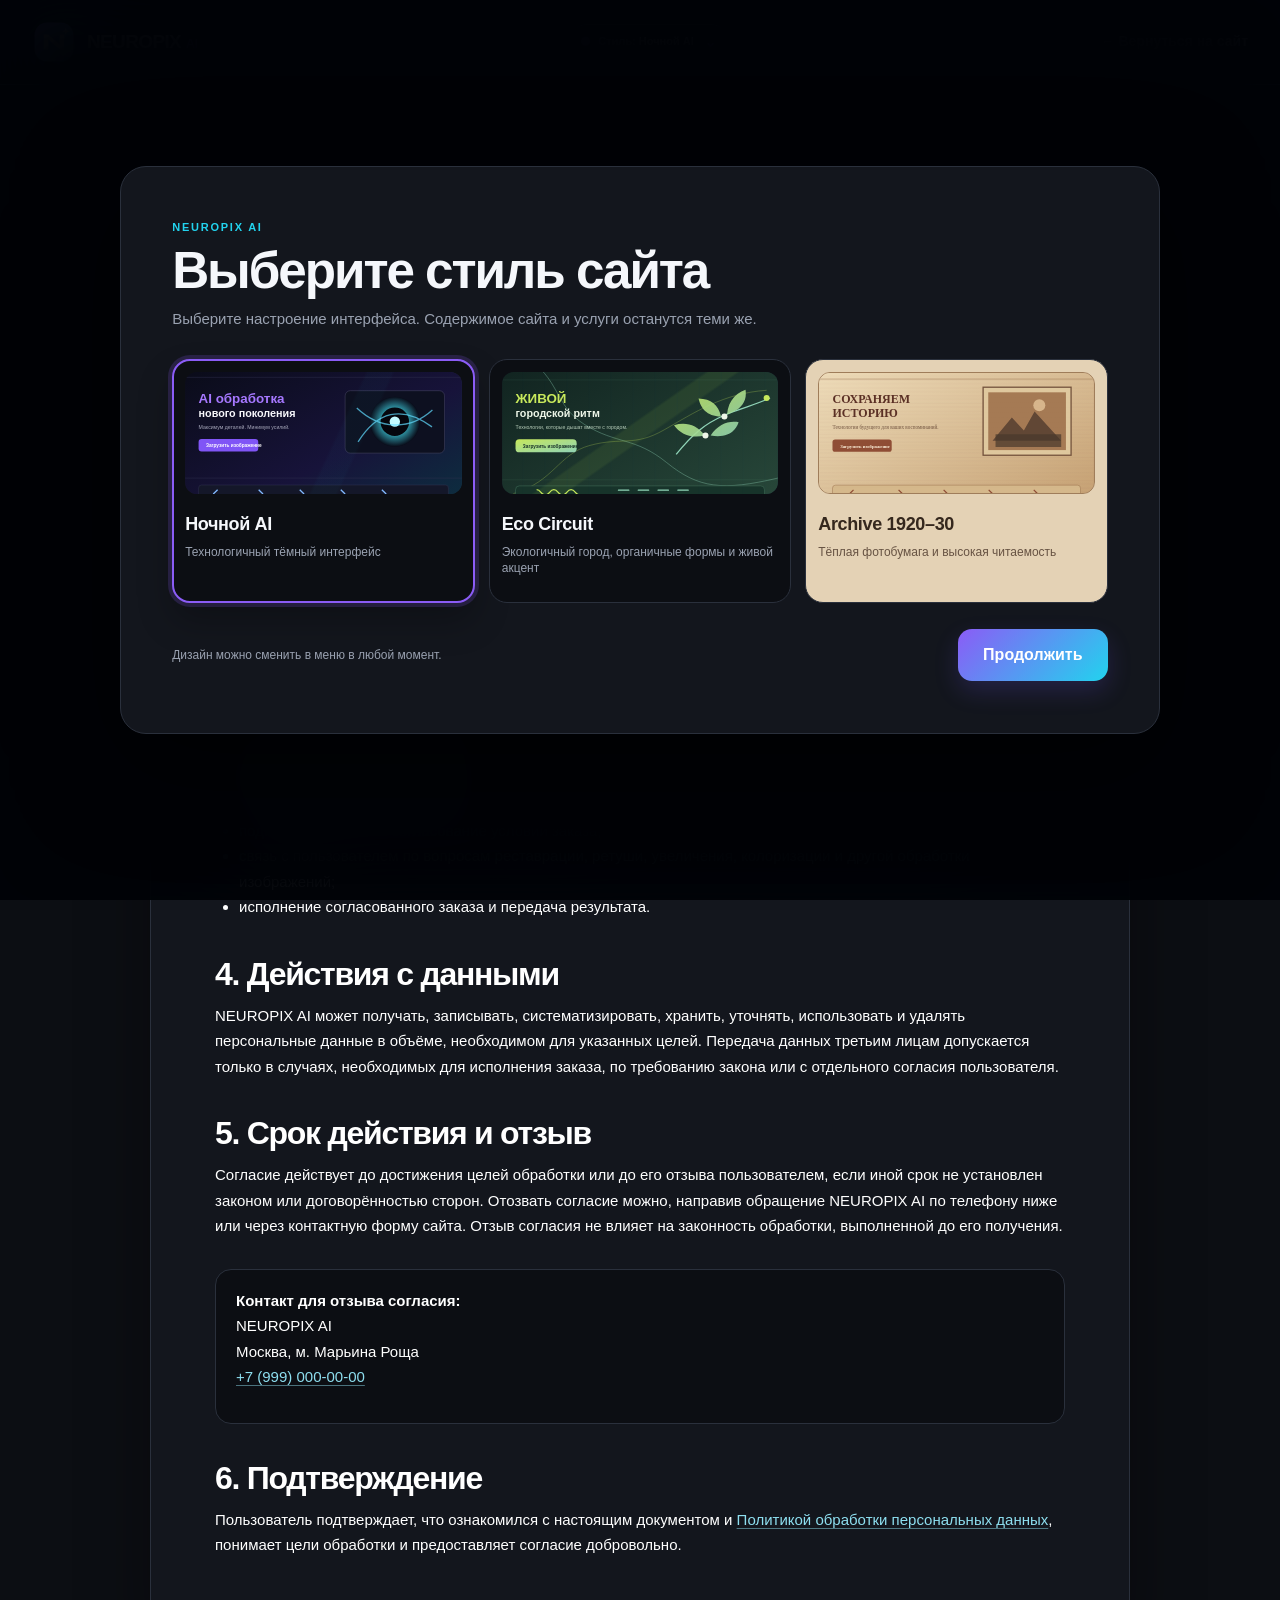
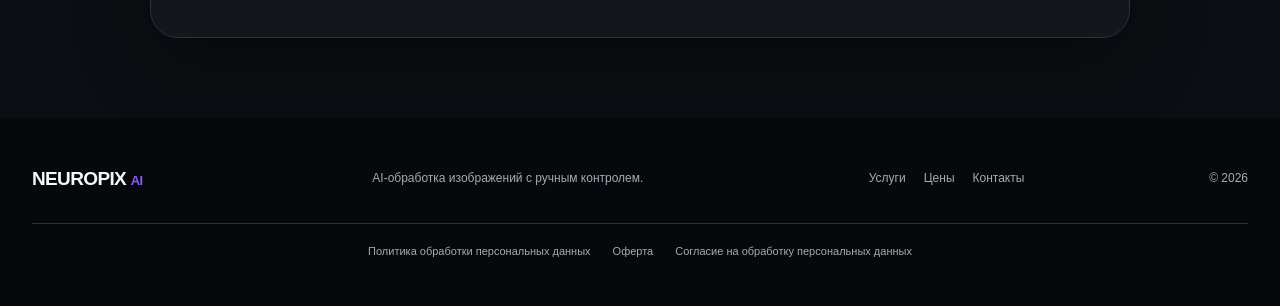
<file: soglsiye_na_obr_pers_dannih.html>
<!DOCTYPE html>
<html lang="ru">
<head>
  <meta charset="UTF-8">
  <meta name="viewport" content="width=device-width, initial-scale=1.0">
  <meta http-equiv="Content-Security-Policy" content="default-src 'self'; base-uri 'self'; object-src 'none'; script-src 'self'; style-src 'self'; style-src-attr 'unsafe-inline'; img-src 'self' data:; font-src 'self'; connect-src 'self'; frame-src 'none'; form-action 'self'; media-src 'self'; worker-src 'none'; upgrade-insecure-requests">
  <meta name="description" content="Согласие на обработку персональных данных для обращения в NEUROPIX AI.">
  <meta name="robots" content="index, follow">
  <meta name="theme-color" content="#0c0e13">
  <script src="assets/theme-init.js"></script>
  <link rel="canonical" href="https://agtselishchev.github.io/neuropix_landing/soglsiye_na_obr_pers_dannih.html">
  <link rel="icon" href="assets/favicon.svg" type="image/svg+xml">
  <link rel="stylesheet" href="assets/styles.css">
  <script src="assets/theme.js" defer></script>
  <title>Согласие на обработку персональных данных — NEUROPIX AI</title>
</head>
<body class="legal-page">
  <header class="legal-header"><div class="container legal-header__inner"><a class="logo" href="index.html" aria-label="NEUROPIX AI — на главную"><svg class="logo__mark" viewBox="0 0 52 52" aria-hidden="true"><defs><linearGradient id="legalGradient" x1="0" y1="0" x2="1" y2="1"><stop offset="0" stop-color="#8b5cf6"/><stop offset="1" stop-color="#22d3ee"/></linearGradient></defs><rect x="3" y="3" width="46" height="46" rx="15" fill="url(#legalGradient)"/><path d="M14 35V17h5.2l13.6 12.2V17H38v18h-5.1L19.2 22.8V35H14Z" fill="white"/><path d="M39.8 8.8l1.2 3.2 3.2 1.2-3.2 1.2-1.2 3.2-1.2-3.2-3.2-1.2 3.2-1.2 1.2-3.2Z" fill="white"/></svg><span class="logo__text">NEUROPIX <small>AI</small></span></a><div class="theme-switcher"><button class="theme-switcher__button" type="button" data-theme-open aria-haspopup="dialog" aria-controls="theme-picker"><span class="theme-switcher__dot" aria-hidden="true"></span><span class="theme-switcher__label">Стиль: <b>Ночной AI</b></span><span class="theme-switcher__chevron" aria-hidden="true">⌄</span></button></div><a class="legal-header__back" href="index.html#contacts">← Вернуться на сайт</a></div></header>
  <main><article class="container legal-document">
    <p class="legal-document__eyebrow">Документ NEUROPIX AI</p>
    <h1>Согласие на обработку персональных данных</h1>
    <p class="legal-document__meta">Для отправки заявки на обработку изображений</p>
    <h2>1. Суть согласия</h2>
    <p>Заполняя форму на сайте NEUROPIX AI и устанавливая отметку «Согласен на обработку персональных данных», пользователь свободно, своей волей и в своём интересе даёт согласие NEUROPIX AI на обработку предоставленных персональных данных.</p>
    <h2>2. Перечень данных</h2>
    <p>Согласие распространяется на имя, номер телефона, адрес электронной почты, контакт в мессенджере, выбранную услугу, описание задачи и иные сведения, которые пользователь добровольно указывает в заявке.</p>
    <h2>3. Цели обработки</h2>
    <ul><li>обработка и уточнение заявки;</li><li>подготовка расчёта и согласование условий заказа;</li><li>связь с пользователем по вопросам реставрации, ретуши, увеличения, колоризации и другой обработки изображений;</li><li>исполнение согласованного заказа и передача результата.</li></ul>
    <h2>4. Действия с данными</h2>
    <p>NEUROPIX AI может получать, записывать, систематизировать, хранить, уточнять, использовать и удалять персональные данные в объёме, необходимом для указанных целей. Передача данных третьим лицам допускается только в случаях, необходимых для исполнения заказа, по требованию закона или с отдельного согласия пользователя.</p>
    <h2>5. Срок действия и отзыв</h2>
    <p>Согласие действует до достижения целей обработки или до его отзыва пользователем, если иной срок не установлен законом или договорённостью сторон. Отозвать согласие можно, направив обращение NEUROPIX AI по телефону ниже или через контактную форму сайта. Отзыв согласия не влияет на законность обработки, выполненной до его получения.</p>
    <div class="legal-document__contact"><p><strong>Контакт для отзыва согласия:</strong><br>NEUROPIX AI<br>Москва, м. Марьина Роща<br><a href="tel:+79990000000">+7 (999) 000-00-00</a></p></div>
    <h2>6. Подтверждение</h2>
    <p>Пользователь подтверждает, что ознакомился с настоящим документом и <a href="privacy.html">Политикой обработки персональных данных</a>, понимает цели обработки и предоставляет согласие добровольно.</p>
  </article></main>
  <footer class="footer"><div class="container footer__grid"><a class="logo" href="index.html"><span class="logo__text">NEUROPIX <small>AI</small></span></a><p>AI-обработка изображений с ручным контролем.</p><nav><a href="index.html#services">Услуги</a><a href="index.html#prices">Цены</a><a href="index.html#contacts">Контакты</a></nav><p class="copyright">© 2026</p></div><div class="container footer__legal"><a href="privacy.html">Политика обработки персональных данных</a><a href="oferta.html">Оферта</a><a href="soglsiye_na_obr_pers_dannih.html">Согласие на обработку персональных данных</a></div></footer>
</body>
</html>
</file>
<file: assets/styles.css>
:root {
  color-scheme: dark;
  --bg:#0c0e13;
  --surface:#13161d;
  --surface-2:#191d26;
  --surface-3:#202530;
  --text:#f5f7fb;
  --muted:#9aa2b1;
  --line:#2a303c;
  --accent:#8b5cf6;
  --accent-2:#22d3ee;
  --contrast-bg:#090b10;
  --contrast-surface:#11151c;
  --contrast-text:#f5f7fb;
  --contrast-muted:#a6adba;
  --footer-bg:#07080c;
  --footer-text:#a5aab4;
  --bar-bg:#11141b;
  --bar-button:#242935;
  --bar-text:#ffffff;
  --total-bg:#10131a;
  --compare-bg:#252a34;
  --compare-placeholder:#272c36;
  --compare-placeholder-text:#a6adba;
  --map-card-bg:#101219;
  --map-card-text:#ffffff;
  --map-card-muted:#aeb4c0;
  --cta-bg:var(--surface);
  --cta-text:#ffffff;
  --cta-muted:rgba(255,255,255,.72);
  --cta-button-bg:#f4f5f8;
  --cta-button-text:#171a21;
  --scroll-top:#0c0e13;
  --scroll-mid:#1d3543;
  --scroll-bottom:#27c3df;
  --scroll-thumb:#ffffff;
  --scroll-glow:rgba(39,195,223,.28);
  --scroll-rail-width:8px;
  --shadow:0 24px 70px rgba(0,0,0,.34);
  --ease-out:cubic-bezier(.22,1,.36,1);
  --container:1900px;
}
html[data-theme="urban"] {
  --bg:#10221f;
  --surface:#18302b;
  --surface-2:#203b32;
  --surface-3:#2c4b3e;
  --text:#edf6e8;
  --muted:#a8bbaa;
  --line:#3f6753;
  --contrast-bg:#0c1b18;
  --contrast-surface:#142a24;
  --contrast-text:#edf6e8;
  --contrast-muted:#a7bdaa;
  --footer-bg:#091612;
  --footer-text:#b5c7b4;
  --bar-bg:#0b1a16;
  --bar-button:#2d503f;
  --bar-text:#edf6e8;
  --total-bg:#122a22;
  --compare-bg:#2a493b;
  --compare-placeholder:#294637;
  --compare-placeholder-text:#b0c4ad;
  --map-card-bg:#11271f;
  --map-card-text:#edf6e8;
  --map-card-muted:#adc3ae;
  --cta-bg:#224333;
  --cta-text:#edf6e8;
  --cta-muted:rgba(237,246,232,.74);
  --cta-button-bg:#c7e85b;
  --cta-button-text:#13251d;
  --accent:#c7e85b;
  --accent-2:#8fd3b6;
  --scroll-top:#10221f;
  --scroll-mid:#477b61;
  --scroll-bottom:#c7e85b;
  --scroll-thumb:#edf6e8;
  --scroll-glow:rgba(199,232,91,.32);
  --shadow:0 24px 70px rgba(0,24,18,.46);
}
html[data-theme="archive"] {
  color-scheme:light;
  --bg:#efe2cb;
  --surface:#e4d2b5;
  --surface-2:#d7c09c;
  --surface-3:#c7aa7d;
  --text:#2e241b;
  --muted:#675343;
  --line:#b99b73;
  --contrast-bg:#ccb083;
  --contrast-surface:#dbc39d;
  --contrast-text:#2f241a;
  --contrast-muted:#5d4938;
  --footer-bg:#33271e;
  --footer-text:#ead9bc;
  --bar-bg:#3c2b20;
  --bar-button:#5a4330;
  --bar-text:#fff4dd;
  --total-bg:#d6bd95;
  --compare-bg:#c2a57a;
  --compare-placeholder:#c7ad86;
  --compare-placeholder-text:#483527;
  --map-card-bg:#3b2b20;
  --map-card-text:#fff4dd;
  --map-card-muted:#e6d0ad;
  --cta-bg:#c9ad80;
  --cta-text:#2e241b;
  --cta-muted:rgba(46,36,27,.72);
  --cta-button-bg:#4b3325;
  --cta-button-text:#fff3dd;
  --accent:#8f4d35;
  --accent-2:#bd8b45;
  --scroll-top:#efe2cb;
  --scroll-mid:#8f4d35;
  --scroll-bottom:#bd8b45;
  --scroll-thumb:#8f4d35;
  --scroll-glow:rgba(143,77,53,.3);
  --shadow:0 24px 70px rgba(73,48,28,.2);
}
html[data-theme="urban"] body { background-image:radial-gradient(circle at 12% 14%,rgba(199,232,91,.1),transparent 24%),repeating-linear-gradient(118deg,transparent 0 74px,rgba(143,211,182,.055) 75px 76px,transparent 77px 148px); }
html[data-theme="archive"] body { font-family:Georgia,"Times New Roman",serif; background-image:radial-gradient(circle at 20% 10%,rgba(255,248,229,.42),transparent 34%),repeating-linear-gradient(0deg,rgba(104,73,39,.009) 0 1px,transparent 1px 7px); }
html[data-theme="archive"] h1,html[data-theme="archive"] h2,html[data-theme="archive"] h3,html[data-theme="archive"] .logo__text,html[data-theme="archive"] .nav,html[data-theme="archive"] button { font-family:Georgia,"Times New Roman",serif; }
html[data-theme="archive"] h1,html[data-theme="archive"] h2 { letter-spacing:-.035em; }
html[data-theme="archive"] .legal-document p,html[data-theme="archive"] .legal-document li,html[data-theme="archive"] .legal-document h1,html[data-theme="archive"] .legal-document h2,html[data-theme="archive"] .legal-document h3,html[data-theme="archive"] .legal-document strong { color:var(--text); }
html[data-theme="archive"] .legal-document a,html[data-theme="archive"] .legal-document a:visited { color:#8f4d35; text-decoration-color:rgba(143,77,53,.58); }
html[data-theme="archive"] .legal-document a:hover,html[data-theme="archive"] .legal-document a:focus-visible { color:#5b3025; text-decoration-color:#5b3025; }
html[data-theme="archive"] .footer__legal a,html[data-theme="archive"] .footer__legal a:visited { color:#fff4dd; }
html[data-theme="archive"] .footer__legal a:hover,html[data-theme="archive"] .footer__legal a:focus-visible { color:#d6a25d; }
html[data-theme="urban"] .legal-document a,html[data-theme="urban"] .legal-document a:visited { color:#c7e85b; text-decoration-color:rgba(199,232,91,.56); }
html[data-theme="urban"] .legal-document a:hover,html[data-theme="urban"] .legal-document a:focus-visible { color:#8fd3b6; text-decoration-color:#8fd3b6; }
html[data-theme="archive"] .legal-document__meta { color:rgba(46,36,27,.68)!important; }
html[data-theme="urban"] .hero-card,html[data-theme="urban"] .service-detail__copy,html[data-theme="urban"] .compare-card,html[data-theme="urban"] .price-card,html[data-theme="urban"] .contact-form,html[data-theme="urban"] .testimonial-card { border-radius:12px; }
html[data-theme="archive"] .hero-card,html[data-theme="archive"] .service-detail__copy,html[data-theme="archive"] .compare-card,html[data-theme="archive"] .price-card,html[data-theme="archive"] .contact-form,html[data-theme="archive"] .testimonial-card { border-radius:8px; }
html[data-theme="archive"] .compare__label--before,html[data-theme="archive"] .compare__label--after { color:#fff4dd; background:#4b3325; }
html[data-theme="archive"] .button--light { border:1px solid rgba(47,36,26,.2); }
html[data-theme="archive"] .service-detail__copy::before { color:#fff4dd; background:linear-gradient(135deg,#8f4d35,#bd8b45); box-shadow:0 16px 34px rgba(91,54,31,.18); }
html[data-theme="archive"] .logo__mark stop:first-child { stop-color:#8f4d35; }
html[data-theme="archive"] .logo__mark stop:last-child { stop-color:#bd8b45; }
html[data-theme="archive"] #prices { background:#d8bd91; }
html[data-theme="archive"] #prices .section-heading .eyebrow { color:#6c3428; font-weight:900; }
html[data-theme="archive"] #prices .section-heading h2 { color:#241a14; text-shadow:0 1px 0 rgba(255,246,224,.25); }
html[data-theme="archive"] #prices .price-card,html[data-theme="archive"] #prices .batch-note { background:#ead7b7; border-color:#9e7952; }
html[data-theme="archive"] #prices .price-card>p,html[data-theme="archive"] #prices .price-card ul,html[data-theme="archive"] #prices .batch-note p { color:#4b382a; }
html[data-theme="archive"] #prices .price-card__price strong { color:#241a14; }
html[data-theme="archive"] .parallax-object { opacity:.05!important; mix-blend-mode:multiply; filter:sepia(1) saturate(.35) contrast(.82) blur(1px)!important; }
html[data-theme="archive"] .parallax-object--dust { opacity:.025!important; }
html[data-theme="archive"] .parallax-object--film { opacity:.055!important; }
html[data-theme="archive"] .parallax-object--photo { opacity:.04!important; }
html[data-theme="archive"] .parallax-scene { display:none; }
html[data-theme="archive"] .hero__glow--one { background:#bd8b45; opacity:.08; }
html[data-theme="archive"] .hero__glow--two { background:#d9c08f; opacity:.08; }
html[data-theme="archive"] .header__actions .button--small { animation-name:calculate-pulse-archive; }
html[data-theme="archive"] .header__actions .button--small::before { border-color:rgba(189,139,69,.72); animation-name:calculate-ring-archive; }
html[data-theme="archive"] .footer .logo { color:#fff4dd; }
html[data-theme="archive"] .footer .logo__text small { color:#d6a25d; }
html[data-theme="urban"] .parallax-scene::before { content:""; position:absolute; inset:0; background:repeating-linear-gradient(118deg,transparent 0 86px,rgba(143,211,182,.1) 87px 88px,transparent 89px 174px),linear-gradient(145deg,transparent 0 57%,rgba(199,232,91,.12) 57.2% 57.5%,transparent 57.8%); opacity:.72; }
html[data-theme="urban"] .parallax-scene::after { content:""; position:absolute; inset:-10%; background:radial-gradient(circle at 18% 25%,rgba(199,232,91,.65) 0 2px,transparent 3px),radial-gradient(circle at 76% 18%,rgba(143,211,182,.6) 0 2px,transparent 3px),radial-gradient(circle at 64% 74%,rgba(199,232,91,.48) 0 2px,transparent 3px); background-size:240px 280px,310px 340px,280px 300px; opacity:.35; animation:eco-node-drift 18s ease-in-out infinite alternate; }
html[data-theme="urban"] .hero__glow--one { background:#8fd3b6; opacity:.12; }
html[data-theme="urban"] .hero__glow--two { background:#c7e85b; opacity:.09; }
html[data-theme="urban"] .hero-card,html[data-theme="urban"] .service-detail__copy,html[data-theme="urban"] .compare-card,html[data-theme="urban"] .price-card,html[data-theme="urban"] .contact-form,html[data-theme="urban"] .testimonial-card { border-radius:28px 12px 24px 16px; }
html[data-theme="urban"] .logo__mark { clip-path:circle(50%); }
html[data-theme="urban"] .logo__mark rect { rx:23px; ry:23px; }
html[data-theme="urban"] .service-detail__copy::before { border-radius:68% 32% 58% 42% / 44% 56% 44% 56%; background:linear-gradient(145deg,#d6f27b 0%,#a8df8b 48%,#75c9a5 100%); color:#173127; box-shadow:10px 14px 30px rgba(199,232,91,.16); transform:rotate(-9deg); }
html[data-theme="urban"] .service-detail__copy::after { content:""; position:absolute; top:25px; right:25px; width:13px; height:25px; border:2px solid #8fd3b6; border-radius:100% 0 100% 0; opacity:.78; transform:rotate(38deg); animation:eco-leaf-sway 5.6s ease-in-out infinite; }
html[data-theme="urban"] .button:not(.button--light):not(.button--ghost) { color:#13251d; box-shadow:0 12px 28px rgba(199,232,91,.14); }
html[data-theme="urban"] .header__actions .button--small::before { border-color:rgba(199,232,91,.68); }
html[data-theme="urban"] .nav a::after,html[data-theme="urban"] .nav__button::after,html[data-theme="urban"] .checkbox a::after { background:linear-gradient(90deg,#8fd3b6,#c7e85b); }
html[data-theme="archive"] .nav a::after,html[data-theme="archive"] .nav__button::after,html[data-theme="archive"] .checkbox a::after { background:linear-gradient(90deg,#8f4d35,#bd8b45); }
html[data-theme="urban"] .testimonial-card { position:relative; overflow:hidden; }
html[data-theme="urban"] .testimonial-card > * { position:relative; z-index:1; }
html[data-theme="urban"] .testimonial-card::before { content:""; position:absolute; z-index:2; top:0; left:24px; width:64px; height:3px; border-radius:0 0 8px 8px; background:linear-gradient(90deg,#8fd3b6,#c7e85b); }
html[data-theme="urban"] .testimonial-card::after { content:""; position:absolute; z-index:0; inset:0; padding:1px; border-radius:inherit; background:conic-gradient(from 0deg,transparent 0 62%,rgba(199,232,91,.88) 71%,rgba(143,211,182,.8) 78%,transparent 88% 100%); -webkit-mask:linear-gradient(#000 0 0) content-box,linear-gradient(#000 0 0); -webkit-mask-composite:xor; mask-composite:exclude; animation:eco-review-border 9.6s linear infinite; pointer-events:none; }
html[data-theme="urban"] .testimonial-card:nth-child(2)::after { animation-duration:11.2s; animation-delay:-3.6s; }
html[data-theme="urban"] .testimonial-card:nth-child(3)::after { animation-duration:8.7s; animation-delay:-5.1s; }
html[data-theme="urban"] .testimonial-card:nth-child(4)::after { animation-duration:10.8s; animation-delay:-2.2s; }
html[data-theme="urban"] .testimonial-card:nth-child(5)::after { animation-duration:12.4s; animation-delay:-7s; }
html[data-theme="urban"] .testimonial-card:nth-child(6)::after { animation-duration:9.1s; animation-delay:-1.4s; }
html[data-theme="urban"] .scroll-progress { background:linear-gradient(180deg,#10221f 0%,#477b61 52%,#c7e85b 100%); box-shadow:0 0 20px rgba(199,232,91,.32); }
html[data-theme="urban"] .scroll-progress__thumb { background:#edf6e8; box-shadow:0 0 16px rgba(199,232,91,.32); }
html[data-theme="archive"] .parallax-scene::before { content:""; position:absolute; inset:0; background:radial-gradient(circle at 80% 20%,rgba(129,85,39,.12),transparent 20%),repeating-linear-gradient(110deg,transparent 0 88px,rgba(104,73,39,.045) 89px 90px); mix-blend-mode:multiply; }
* { box-sizing: border-box; }
html { scroll-behavior: smooth; scrollbar-width:none; }
html::-webkit-scrollbar { width:0; height:0; }
body { margin:0; color:var(--text); background:var(--bg); font-family:"Segoe UI",Arial,Helvetica,sans-serif; line-height:1.55; font-weight:400; -webkit-font-smoothing:antialiased; text-rendering:optimizeLegibility; }
main,footer { position:relative; z-index:1; }
button, input, select, textarea { font: inherit; }
a { color:inherit; text-decoration:none; }
button { color:inherit; }
img { display:block; max-width:100%; }
.container { width:min(calc(100% - 64px), var(--container)); margin-inline:auto; }
.section { padding:110px 0; }
.section--soft { background:var(--surface-2); }
.section--dark { color:var(--contrast-text); background:var(--contrast-bg); }
.skip-link { position:fixed; top:-100px; left:20px; z-index:9999; padding:10px 14px; color:var(--text); background:var(--surface); border:1px solid var(--line); }
.skip-link:focus { top:20px; }

.parallax-scene { position:fixed; inset:0; z-index:0; overflow:hidden; pointer-events:none; }
.parallax-object { position:absolute; display:block; max-width:none; pointer-events:none; user-select:none; will-change:transform; transform:translate3d(0,var(--parallax-y,0px),0) rotate(var(--parallax-rotate,0deg)); }
.parallax-object--dust { inset:0; width:100%; height:100%; object-fit:cover; opacity:.16; mix-blend-mode:screen; filter:blur(.15px); }
.parallax-object--film { top:10%; right:-110px; width:420px; opacity:.2; --parallax-rotate:12deg; mix-blend-mode:screen; filter:blur(.7px); }
.parallax-object--photo { top:52%; left:-125px; width:380px; opacity:.14; --parallax-rotate:-12deg; mix-blend-mode:screen; filter:sepia(.2) saturate(.72) blur(.7px); }
.scroll-progress { position:fixed; inset:0 0 0 auto; z-index:250; width:var(--scroll-rail-width); cursor:ns-resize; touch-action:none; background:linear-gradient(180deg,var(--scroll-top) 0%,var(--scroll-mid) 52%,var(--scroll-bottom) 100%); box-shadow:0 0 20px var(--scroll-glow); }
.scroll-progress::before { content:""; position:absolute; inset:0 -9px; }
.scroll-progress__thumb { position:absolute; top:0; right:50%; width:14px; height:clamp(86px,18vh,154px); border-radius:999px; background:var(--scroll-thumb); box-shadow:0 0 16px var(--scroll-glow); transform:translate(50%,var(--scroll-thumb-y,0px)); transition:transform .12s linear,background .2s ease,box-shadow .2s ease; pointer-events:none; }
.scroll-progress:hover .scroll-progress__thumb { background:var(--accent-2); box-shadow:0 0 20px var(--scroll-glow); }
html[data-theme="archive"] .scroll-progress { background:linear-gradient(180deg,#efe2cb 0%,#8f4d35 52%,#bd8b45 100%); box-shadow:0 0 20px rgba(143,77,53,.3); }
html[data-theme="archive"] .scroll-progress__thumb { background:#8f4d35; box-shadow:0 0 16px rgba(143,77,53,.3); }

.header { position:fixed; inset:0 0 auto; z-index:200; border-bottom:1px solid transparent; transition:background .2s ease,border-color .2s ease; }
.header.is-scrolled { background:color-mix(in srgb, var(--bg) 90%, transparent); border-color:var(--line); backdrop-filter:blur(18px); }
.header__inner { min-height:84px; display:flex; align-items:center; justify-content:space-between; gap:28px; }
.logo { display:inline-flex; align-items:center; gap:11px; font-weight:900; letter-spacing:-.04em; }
.logo__mark { width:44px; height:44px; }
.logo__text { font-size:19px; }
.logo__text small { color:var(--accent); font-size:.68em; }
.theme-switcher { flex:0 0 auto; }
.theme-switcher__button { display:flex; align-items:center; gap:8px; border:1px solid var(--line); border-radius:999px; padding:8px 11px; color:var(--muted); background:color-mix(in srgb,var(--surface) 78%,transparent); cursor:pointer; font-size:11px; font-weight:760; transition:color .15s ease,border-color .15s ease,transform .15s ease,background .15s ease; }
.theme-switcher__button:hover,.theme-switcher__button:focus-visible { color:var(--text); border-color:var(--accent); background:var(--surface); transform:translateY(-2px); }
.theme-switcher__dot { width:9px; height:9px; flex:0 0 9px; border-radius:50%; background:var(--accent); box-shadow:0 0 10px color-mix(in srgb,var(--accent) 65%,transparent); }
.theme-switcher__label b { color:var(--text); font-weight:800; }
.theme-switcher__chevron { margin-left:2px; color:var(--accent); font-size:15px; line-height:.7; }
.nav { display:flex; align-items:center; gap:28px; font-size:16px; font-weight:760; }
.nav__button, .text-button { border:0; padding:0; color:var(--accent); background:none; cursor:pointer; font-weight:780; }
.nav a,.nav__button { position:relative; padding:4px 0; margin:-4px 0; transition:color .12s ease,transform .12s ease; }
.nav a::after,.nav__button::after { content:""; position:absolute; left:0; right:0; bottom:-7px; height:3px; border-radius:999px; background:linear-gradient(90deg,#8b5cf6,#22d3ee); transform:scaleX(0); transform-origin:left center; transition:transform .12s ease; }
html[data-theme="urban"] .nav a::after,html[data-theme="urban"] .nav__button::after { background:linear-gradient(90deg,#8fd3b6,#c7e85b); }
html[data-theme="archive"] .nav a::after,html[data-theme="archive"] .nav__button::after { background:linear-gradient(90deg,#8f4d35,#bd8b45); }
.nav a:hover,.nav a:focus-visible,.nav__button:hover,.nav__button:focus-visible { color:#fff; transform:translateY(-4px); }
html[data-theme="archive"] .nav a:hover,html[data-theme="archive"] .nav a:focus-visible,html[data-theme="archive"] .nav__button:hover,html[data-theme="archive"] .nav__button:focus-visible { color:#5b3025; }
.nav a:hover::after,.nav a:focus-visible::after,.nav__button:hover::after,.nav__button:focus-visible::after { transform:scaleX(1); }
.header__actions { display:flex; align-items:center; gap:10px; }
.icon-button, .menu-toggle { width:42px; height:42px; border:1px solid var(--line); border-radius:12px; color:var(--text); background:var(--surface); cursor:pointer; }
.menu-toggle { display:none; place-content:center; gap:4px; }
.menu-toggle span { display:block; width:18px; height:2px; background:currentColor; }
.button { border:0; border-radius:14px; padding:14px 20px; background:linear-gradient(135deg,var(--accent),var(--accent-2)); color:#fff; font-weight:800; cursor:pointer; box-shadow:0 10px 25px rgba(114,87,255,.18); }
.button--small { padding:11px 16px; }
.header__actions .button--small { position:relative; isolation:isolate; animation:calculate-pulse 4.8s ease-in-out 1.1s infinite; }
.header__actions .button--small::before { content:""; position:absolute; z-index:-1; inset:-5px; border:1px solid rgba(39,195,223,.7); border-radius:17px; opacity:0; animation:calculate-ring 4.8s ease-out 1.1s infinite; }
.button--ghost { border:1px solid var(--line); color:var(--text); background:var(--surface); box-shadow:none; }
.button--light { color:var(--text); background:var(--surface); }

/* First-visit theme choice: the page behind the dialog is intentionally unreadable. */
body.theme-picker-open { overflow:hidden; }
.theme-picker[hidden] { display:none; }
.theme-picker { position:fixed; inset:0; z-index:3000; display:grid; place-items:center; padding:24px; opacity:0; visibility:hidden; transition:opacity .18s ease,visibility .18s ease; }
.theme-picker.is-open { opacity:1; visibility:visible; }
.theme-picker__backdrop { position:absolute; inset:0; background:rgba(1,3,7,.92); backdrop-filter:blur(34px) saturate(.25) brightness(.28); }
.theme-picker__panel { position:relative; width:min(100%,1040px); max-height:calc(100vh - 48px); overflow:auto; padding:clamp(26px,4vw,54px); color:var(--text); background:var(--surface); border:1px solid var(--line); border-radius:26px; box-shadow:0 30px 100px rgba(0,0,0,.58); transform:translateY(16px) scale(.97); transition:transform .24s var(--ease-out); }
.theme-picker.is-open .theme-picker__panel { transform:none; }
.theme-picker__eyebrow { margin:0 0 9px; color:var(--accent-2); font-size:11px; font-weight:850; letter-spacing:.16em; text-transform:uppercase; }
.theme-picker__panel h2 { margin:0 0 10px; font-size:clamp(30px,4vw,54px); }
.theme-picker__description { max-width:650px; margin:0 0 28px; color:var(--muted); font-size:15px; }
.theme-picker__cards { display:grid; grid-template-columns:repeat(3,minmax(0,1fr)); gap:14px; }
.theme-card { position:relative; min-height:244px; display:flex; flex-direction:column; align-items:flex-start; padding:12px; overflow:hidden; border:1px solid var(--line); border-radius:18px; color:var(--text); background:var(--bg); cursor:pointer; text-align:left; transition:transform .18s var(--ease-out),border-color .18s ease,box-shadow .18s ease; }
.theme-card:hover,.theme-card:focus-visible { transform:translateY(-5px); border-color:var(--accent); box-shadow:0 16px 30px rgba(0,0,0,.2); }
.theme-card.is-selected { border:2px solid var(--accent); padding:11px; box-shadow:0 0 0 4px color-mix(in srgb,var(--accent) 18%,transparent),0 18px 34px rgba(0,0,0,.26); }
.theme-card__preview { position:relative; width:100%; height:122px; display:block; overflow:hidden; margin-bottom:17px; border-radius:12px; background:#0c0e13; }
.theme-card__preview img { position:relative; z-index:1; width:100%; height:100%; display:block; object-fit:cover; }
.theme-card__preview::before { content:""; position:absolute; inset:0; opacity:.7; }
.theme-card__preview::before { z-index:2; opacity:.08; }
.theme-card__preview i,.theme-card__preview b,.theme-card__preview em { position:absolute; display:block; border-radius:5px; }
.theme-card__preview i { left:14px; top:14px; width:34%; height:9px; background:rgba(255,255,255,.9); }
.theme-card__preview b { left:14px; right:14px; bottom:15px; height:46px; background:rgba(255,255,255,.13); border:1px solid rgba(255,255,255,.25); }
.theme-card__preview em { right:15px; top:30px; width:34px; height:34px; border-radius:50%; background:#8b5cf6; box-shadow:0 0 30px #8b5cf6; }
.theme-card--night .theme-card__preview { background:linear-gradient(135deg,#0c0e13,#1d1a3a 58%,#143342); }
.theme-card--night .theme-card__preview::before { background:linear-gradient(115deg,transparent 0 54%,rgba(34,211,238,.32) 55% 62%,transparent 63%); }
.theme-card--urban .theme-card__preview { background:linear-gradient(135deg,#0d171e,#1d3440); }
.theme-card--urban .theme-card__preview::before { background:repeating-linear-gradient(90deg,transparent 0 20px,rgba(66,184,255,.12) 21px 22px),linear-gradient(145deg,transparent 0 45%,#b8ed4f 46% 52%,transparent 53%); }
.theme-card--urban .theme-card__preview em { background:#b8ed4f; box-shadow:0 0 26px rgba(184,237,79,.85); }
.theme-card--archive { color:#35281e; background:#e4d2b5; }
.theme-card--archive .theme-card__preview { background:linear-gradient(135deg,#eadbc3,#b28e68); border:1px solid #9f7d5a; }
.theme-card--archive .theme-card__preview::before { background:repeating-linear-gradient(0deg,rgba(79,48,27,.08) 0 1px,transparent 1px 5px); }
.theme-card--archive .theme-card__preview i { background:#4b3325; }
.theme-card--archive .theme-card__preview b { background:rgba(75,51,37,.16); border-color:rgba(75,51,37,.35); }
.theme-card--archive .theme-card__preview em { background:#8f4d35; box-shadow:0 0 26px rgba(143,77,53,.45); }
.theme-card__title { font-size:18px; font-weight:850; letter-spacing:-.02em; }
.theme-card__text { margin-top:5px; color:var(--muted); font-size:12px; line-height:1.4; }
.theme-card--archive .theme-card__text { color:#675343; }
.theme-card__check { position:absolute; top:20px; right:20px; width:25px; height:25px; display:none; place-items:center; border-radius:50%; color:#fff; background:var(--accent); font-size:14px; font-weight:900; }
.theme-card.is-selected .theme-card__check { display:grid; }
.theme-picker__footer { display:flex; align-items:center; justify-content:space-between; gap:20px; margin-top:26px; }
.theme-picker__footer p { margin:0; color:var(--muted); font-size:12px; }
.theme-picker__continue { min-width:150px; }

.hero { position:relative; overflow:hidden; min-height:760px; padding-top:150px; display:flex; align-items:center; }
.hero__grid { display:grid; grid-template-columns:minmax(0,1.02fr) minmax(520px,.98fr); align-items:center; gap:clamp(48px,5vw,110px); }
.hero__glow { position:absolute; width:480px; height:480px; border-radius:50%; filter:blur(110px); opacity:.12; pointer-events:none; }
.hero__glow--one { right:5%; top:5%; background:#7358ff; animation:glow-drift-one 12s ease-in-out infinite alternate; }
.hero__glow--two { left:-12%; bottom:-20%; background:#21b6db; animation:glow-drift-two 15s ease-in-out infinite alternate; }
.eyebrow { display:flex; align-items:center; gap:9px; margin:0 0 14px; color:var(--accent); font-size:12px; font-weight:850; text-transform:uppercase; letter-spacing:.12em; }
.eyebrow span { width:28px; height:2px; background:currentColor; }
h1,h2,h3,p { margin-top:0; }
h1 { margin-bottom:22px; font-size:clamp(48px,5.4vw,82px); line-height:.98; letter-spacing:-.048em; font-weight:800; }
h1 em { display:block; color:var(--accent); font-style:normal; }
h2 { margin-bottom:16px; font-size:clamp(36px,4.2vw,64px); line-height:1.03; letter-spacing:-.04em; font-weight:800; }
h3 { letter-spacing:-.025em; }
.hero__lead { max-width:720px; color:var(--muted); font-size:19px; }
.hero__buttons { display:flex; flex-wrap:wrap; gap:12px; margin:30px 0 40px; }
.hero__facts { display:flex; gap:42px; list-style:none; padding:0; margin:0; }
.hero__facts li { display:grid; gap:1px; }
.hero__facts strong { font-size:20px; }
.hero__facts span { color:var(--muted); font-size:12px; }
.hero-card { max-width:820px; margin-left:auto; padding:14px; background:var(--surface); border:1px solid var(--line); border-radius:28px; box-shadow:var(--shadow); transform:translate3d(0,0,0); will-change:transform; }
.hero__visual.is-visible .hero-card { animation:hero-card-float 7s ease-in-out .35s infinite; }
.hero-card__top,.hero-card__meta { display:flex; justify-content:space-between; gap:20px; padding:8px 8px 14px; color:var(--muted); font-size:12px; }
.hero-card__meta { padding:14px 8px 7px; }
.status i { display:inline-block; width:7px; height:7px; margin-right:5px; border-radius:50%; background:#28c77a; }
.trust { border-block:1px solid var(--line); background:var(--surface); }
.trust__inner { min-height:86px; display:flex; align-items:center; justify-content: center; gap:28px; }
.trust__inner>span { color:var(--muted); font-size:12px; text-transform:uppercase; letter-spacing:.12em; }
.trust__items { display:flex; justify-content:flex-end; gap:28px; color:var(--muted); font-weight:720; font-size:14px; }

.section-heading { max-width:980px; margin-bottom:58px; }
.section-heading>p:last-child { color:var(--muted); font-size:17px; }
.services-section { overflow:hidden; }
.service-detail { display:grid; grid-template-columns:minmax(370px,410px) minmax(0,1fr); gap:28px; padding:72px 0; border-top:1px solid var(--line); align-items:start; }
.service-detail:first-of-type { border-top:0; padding-top:0; }
.service-detail__copy { position:relative; min-height:440px; padding:28px; overflow:hidden; background:var(--surface); border:1px solid var(--line); border-radius:26px; }
.service-detail__copy::before { content:"✦"; position:absolute; top:28px; left:28px; width:52px; height:52px; display:grid; place-items:center; color:#fff; background:linear-gradient(135deg,var(--accent),#32b8d8); border-radius:16px; box-shadow:0 16px 34px color-mix(in srgb,var(--accent) 20%,transparent); font-size:24px; }
.service-detail__number { position:absolute; top:27px; right:28px; display:block; color:var(--muted); font-size:12px; font-weight:700; letter-spacing:.04em; }
.service-detail__kicker { margin:70px 0 6px; color:var(--accent); font-size:11px; font-weight:800; text-transform:uppercase; letter-spacing:.12em; }
.service-detail h3 { margin:0 0 13px; font-size:28px; line-height:1.08; font-weight:800; }
.service-detail__copy>p:not(.service-detail__kicker) { margin-bottom:12px; color:var(--muted); font-size:14px; line-height:1.5; }
.service-detail__copy ul { margin:12px 0 13px; padding-left:18px; color:var(--muted); font-size:13px; line-height:1.4; }
.service-detail__price { display:flex; align-items:baseline; gap:7px; margin:12px 0 9px; padding-top:11px; border-top:1px solid var(--line); font-size:11px; }
.service-detail__price strong { display:inline; margin:0; color:var(--text); font-size:17px; }
.service-detail__gallery { min-width:0; display:grid; grid-template-columns:repeat(3,minmax(0,430px)); gap:18px; align-items:start; justify-content:start; }

.compare-card { margin:0; min-width:0; overflow:hidden; background:var(--surface); border:1px solid var(--line); border-radius:22px; }
.compare-card figcaption { min-height:58px; display:flex; align-items:center; padding:14px 18px; color:var(--muted); font-size:13px; font-weight:600; }
.compare { --position:50%; position:relative; width:100%; aspect-ratio:4/3; overflow:hidden; background:var(--compare-bg); border-radius:0; }
.compare-card--hero { border:0; border-radius:18px; }
.compare-card--hero .compare { aspect-ratio:4/3; border-radius:18px; }
.compare-card--hero figcaption { display:none; }
.compare__placeholder { position:absolute; inset:0; display:grid; place-content:center; padding:20px; text-align:center; color:var(--compare-placeholder-text); background:var(--compare-placeholder); font-size:12px; line-height:1.7; }
.compare__placeholder code { font-size:10px; overflow-wrap:anywhere; }
.compare__image { position:absolute; inset:0; width:100%; height:100%; object-fit:cover; margin:0; padding:0; border:0; opacity:1; filter:none; transform:none; transition:none; }
.compare__image.is-loaded { animation:image-reveal 1.15s var(--ease-out) both; }
.compare__after { position:absolute; inset:0; width:100%; overflow:hidden; clip-path:inset(0 0 0 var(--position)); }
.compare__after .compare__image { width:100%; height:100%; object-fit:cover; object-position:center; }
.compare__label { position:absolute; top:10px; z-index:4; padding:5px 8px; color:#fff; background:rgba(0,0,0,.65); border-radius:7px; font-size:10px; font-weight:800; pointer-events:none; }
.compare__label--before { left:10px; background:rgba(12,14,19,.88); opacity:var(--before-label-opacity,1); }
.compare__label--after { right:10px; background:rgba(12,14,19,.88); opacity:var(--after-label-opacity,.35); }
.compare__label { transition:opacity .16s ease; }
.compare__line { position:absolute; z-index:3; top:0; bottom:0; left:var(--position); width:2px; background:#fff; transform:translateX(-1px); pointer-events:none; }
.compare__line::after { content:'↔'; position:absolute; left:50%; top:50%; width:32px; height:32px; display:grid; place-items:center; transform:translate(-50%,-50%); border-radius:50%; color:#111; background:#fff; font-size:14px; font-weight:900; }
.compare__range { position:absolute; z-index:5; inset:0; width:100%; height:100%; margin:0; opacity:0; cursor:ew-resize; }

.pricing-grid { display:grid; grid-template-columns:repeat(5,1fr); gap:14px; }
.price-card { padding:26px; background:var(--surface); border:1px solid var(--line); border-radius:20px; }
.price-card>p { min-height:45px; font-weight:780; }
.price-card__price { display:flex; align-items:baseline; gap:6px; margin:18px 0; }
.price-card__price span,.price-card__price small { color:var(--muted); font-size:12px; }
.price-card__price strong { font-size:26px; letter-spacing:-.04em; }
.price-card ul { min-height:132px; margin:0 0 20px; padding-left:17px; color:var(--muted); font-size:13px; }
.batch-note { display:grid; grid-template-columns:auto 1fr auto; align-items:center; gap:20px; margin-top:18px; padding:22px 26px; border:1px solid var(--line); border-radius:18px; background:var(--surface); }
.batch-note span { font-weight:800; }
.batch-note p { margin:0; color:var(--muted); font-size:13px; }
.process { display:grid; grid-template-columns:repeat(4,1fr); list-style:none; padding:0; margin:0; border:1px solid var(--line); border-radius:22px; overflow:hidden; background:var(--surface); }
.process li { min-height:220px; padding:28px; border-right:1px solid var(--line); }
.process li:last-child { border-right:0; }
.process li>span { color:var(--accent); font-weight:900; font-size:12px; }
.process h3 { margin:45px 0 8px; }
.process p { color:var(--muted); font-size:13px; }
.faq-grid { display:grid; grid-template-columns:.8fr 1.2fr; gap:90px; }
.section--dark .section-heading p:last-child { color:var(--contrast-muted); }
.accordion details { border-top:1px solid var(--line); }
.accordion details:last-child { border-bottom:1px solid var(--line); }
.accordion summary { padding:22px 0; cursor:pointer; font-weight:760; }
.accordion p { color:var(--contrast-muted); }
.contact-grid { display:grid; grid-template-columns:.88fr 1.12fr; gap:80px; align-items:start; }
.contact-info>p { color:var(--muted); }
.contact-list { margin-top:28px; border-top:1px solid var(--line); }
.contact-list>* { display:flex; justify-content:space-between; gap:20px; padding:14px 0; border-bottom:1px solid var(--line); }
.contact-list span { color:var(--muted); font-size:12px; }
.contact-list strong { text-align:right; }
.replace-note { margin-top:16px; font-size:12px; }
.contact-form { padding:34px; background:var(--surface); border:1px solid var(--line); border-radius:22px; }
.contact-form>p { color:var(--muted); font-size:13px; }
.contact-form label,.calc-window label { display:grid; gap:7px; margin-bottom:14px; color:var(--muted); font-size:12px; font-weight:720; }
input,select,textarea { width:100%; border:1px solid var(--line); border-radius:11px; padding:12px 13px; color:var(--text); background:var(--bg); outline:none; }
select { color-scheme:dark; }
select option { color:var(--text); background:var(--bg); }
select option:checked { color:var(--cta-button-text); background:var(--accent); }
html[data-theme="night"] select option:checked { color:#fff; background:#8b5cf6; }
html[data-theme="urban"] select option:checked { color:#13251d; background:#c7e85b; }
html[data-theme="archive"] select { color-scheme:light; }
html[data-theme="archive"] select option { color:#2e241b; background:#efe2cb; }
html[data-theme="archive"] select option:checked { color:#fff4dd; background:#8f4d35; }
textarea { resize:vertical; }
input:focus,select:focus,textarea:focus { border-color:var(--accent); box-shadow:0 0 0 3px color-mix(in srgb,var(--accent) 14%,transparent); }
.checkbox { display:flex!important; grid-template-columns:auto 1fr; align-items:flex-start; gap:9px!important; }
.checkbox input { width:auto; margin-top:4px; }
.checkbox a { position:relative; display:inline-block; color:var(--text); text-decoration:none; transition:color .12s ease,transform .12s ease; }
.checkbox a::after { content:""; position:absolute; left:0; right:0; bottom:-4px; height:2px; border-radius:999px; background:linear-gradient(90deg,#8b5cf6,#22d3ee); transform:scaleX(0); transform-origin:left center; transition:transform .12s ease; }
html[data-theme="urban"] .checkbox a::after { background:linear-gradient(90deg,#8fd3b6,#c7e85b); }
html[data-theme="archive"] .checkbox a::after { background:linear-gradient(90deg,#8f4d35,#bd8b45); }
.checkbox a:hover,.checkbox a:focus-visible { color:#fff; transform:translateY(-3px); }
.checkbox a:hover::after,.checkbox a:focus-visible::after { transform:scaleX(1); }
.form-status { min-height:20px; margin:10px 0 0!important; }
.form-honeypot { position:absolute!important; left:-10000px!important; width:1px!important; height:1px!important; overflow:hidden!important; opacity:0!important; pointer-events:none!important; }
.map-wrap { position:relative; height:440px; margin-top:70px; overflow:hidden; border:1px solid var(--line); border-radius:24px; }
.map-wrap iframe { width:100%; height:100%; border:0; }
.map-card { position:absolute; left:25px; bottom:25px; max-width:360px; padding:20px; color:var(--map-card-text); background:var(--map-card-bg); border:1px solid var(--line); border-radius:16px; box-shadow:var(--shadow); }
.map-card span { display:block; margin-bottom:6px; color:#a89aff; font-size:10px; font-weight:850; text-transform:uppercase; letter-spacing:.1em; }
.map-card p { margin:7px 0 0; color:var(--map-card-muted); font-size:12px; }
.cta-section { padding:38px 0; color:var(--cta-text); background:var(--cta-bg); border-block:1px solid color-mix(in srgb,var(--line) 72%,transparent); }
.cta { display:flex; align-items:center; justify-content:space-between; gap:30px; }
.cta p { margin-bottom:6px; color:var(--cta-muted); }
.cta h2 { margin:0; font-size:clamp(30px,4vw,48px); }
.footer { padding:46px 0; color:var(--footer-text); background:var(--footer-bg); }
.footer__grid { display:grid; grid-template-columns:1fr 1.5fr 1fr auto; align-items:center; gap:28px; }
.footer .logo { color:var(--text); }
.footer p { margin:0; font-size:12px; }
.footer nav { display:flex; gap:18px; font-size:12px; }
.footer__legal { display:flex; flex-wrap:wrap; justify-content:center; gap:10px 22px; margin-top:30px; padding-top:20px; border-top:1px solid var(--line); text-align:center; }
.footer__legal a,.footer__legal a:visited { color:var(--footer-text); font-size:11px; line-height:1.45; transition:color .15s ease; }
.footer__legal a:hover,.footer__legal a:focus-visible { color:var(--text); }

/* Standalone legal pages use the same dark palette as the landing page. */
.legal-page { min-height:100vh; color:var(--text); background:var(--bg); }
.legal-page main { padding:148px 0 80px; }
.legal-header { position:fixed; inset:0 0 auto; z-index:10; background:color-mix(in srgb,var(--bg) 90%,transparent); border-bottom:1px solid var(--line); backdrop-filter:blur(18px); }
.legal-header__inner { min-height:84px; display:flex; align-items:center; justify-content:space-between; gap:24px; }
.legal-header__back { color:var(--muted); font-size:14px; font-weight:700; transition:color .15s ease,transform .15s ease; }
.legal-header__back:hover,.legal-header__back:focus-visible { color:var(--text); transform:translateX(-3px); }
.legal-document { max-width:980px; margin:0 auto; padding:clamp(28px,5vw,64px); background:var(--surface); border:1px solid var(--line); border-radius:28px; box-shadow:var(--shadow); }
.legal-document__eyebrow { margin:0 0 14px; color:var(--accent-2); font-size:12px; font-weight:850; letter-spacing:.12em; text-transform:uppercase; }
.legal-document h1 { margin-bottom:16px; font-size:clamp(36px,5vw,64px); color:#fff; }
.legal-document h2 { margin:38px 0 12px; font-size:clamp(23px,3vw,32px); color:#fff; }
.legal-document h3 { margin:26px 0 8px; color:#fff; font-size:18px; }
.legal-document p,.legal-document li { color:#fff; font-size:15px; line-height:1.7; }
.legal-document ul,.legal-document ol { margin:10px 0 18px; padding-left:24px; }
.legal-document strong { color:#fff; }
.legal-document a,.legal-document a:visited { color:#8edff0; text-decoration:underline; text-decoration-color:rgba(142,223,240,.48); text-underline-offset:3px; }
.legal-document__meta { margin-bottom:34px; color:rgba(255,255,255,.68)!important; font-size:13px!important; }
.legal-document__contact { margin-top:30px; padding:18px 20px; background:var(--bg); border:1px solid var(--line); border-radius:16px; }
.legal-page .footer { margin-top:0; }

.testimonials-section { overflow:hidden; background:var(--bg); }
.testimonials-heading { display:grid; grid-template-columns:minmax(0,1.1fr) minmax(280px,.9fr); align-items:end; gap:80px; }
.testimonials-heading>p { max-width:480px; margin:0 0 8px auto; color:var(--muted); font-size:17px; }
.testimonials-carousel { min-width:0; }
.testimonials-viewport { overflow:hidden; padding-top:12px; margin-top:-12px; }
.testimonials-track { display:flex; gap:16px; transform:translateX(0); transition:transform .45s ease; }
.testimonial-card { flex:0 0 calc((100% - 32px) / 3); min-height:278px; display:flex; flex-direction:column; padding:26px; background:var(--surface); border:1px solid var(--line); border-radius:22px; }
.testimonial-card__person { display:flex; align-items:center; gap:13px; margin-bottom:22px; }
.testimonial-card__person img { width:54px; height:54px; flex:0 0 54px; object-fit:cover; border-radius:50%; border:2px solid var(--line); }
.testimonial-card__person div { display:grid; gap:2px; }
.testimonial-card__person strong { font-size:15px; }
.testimonial-card__person span { color:var(--muted); font-size:12px; }
.testimonial-card>p { flex:1; margin:0; color:var(--text); font-size:15px; line-height:1.55; }
.testimonial-card__service { display:block; margin-top:24px; color:var(--accent); font-size:11px; font-weight:800; letter-spacing:.08em; text-transform:uppercase; }
.testimonials-controls { display:flex; align-items:center; justify-content:space-between; gap:20px; margin-top:26px; }
.testimonials-dots { display:flex; gap:7px; }
.testimonial-dot { width:24px; height:4px; padding:0; border:0; border-radius:999px; background:var(--line); cursor:pointer; }
.testimonial-dot.is-active { background:var(--accent); }
.testimonials-arrows { display:flex; gap:8px; }
.testimonials-arrows .icon-button { display:grid; place-items:center; font-size:18px; }

/* Calculator: floating, closeable, minimizable, draggable; max 90% viewport height, 650px width. */
.calc-window { position:fixed; z-index:1000; display:none; width:650px; max-width:calc(100vw - 24px); max-height:90vh; overflow:hidden; color:var(--text); background:var(--surface); border:1px solid var(--line); border-radius:18px; box-shadow:0 30px 90px rgba(0,0,0,.28); }
.calc-window.is-open { display:flex; flex-direction:column; }
.calc-window.is-dragging { user-select:none; }
.calc-window__bar { flex:0 0 52px; display:flex; align-items:center; justify-content:space-between; gap:20px; padding:0 12px 0 16px; color:var(--bar-text); background:var(--bar-bg); border-bottom:1px solid var(--line); cursor:move; touch-action:none; }
.calc-window__bar>div:first-child { display:flex; align-items:center; gap:9px; }
.calc-window__dot { width:8px; height:8px; border-radius:50%; background:#7b63ff; }
.calc-window__controls { display:flex; gap:5px; }
.calc-window__controls button { width:34px; height:32px; border:0; border-radius:8px; color:var(--bar-text); background:var(--bar-button); cursor:pointer; font-size:20px; line-height:1; }
.calc-window__body { min-height:0; overflow-y:auto; overscroll-behavior:contain; padding:20px; }
.calc-window.is-minimized { max-height:52px; }
.calc-window.is-minimized .calc-window__body { display:none; }
.calc-window__intro { margin-bottom:14px; color:var(--muted); font-size:12px; }
.calc-items { display:grid; gap:10px; }
.calc-item { padding:14px; border:1px solid var(--line); border-radius:14px; background:var(--bg); }
.calc-item__head { display:flex; justify-content:space-between; align-items:center; gap:15px; margin-bottom:10px; }
.calc-item__head strong { font-size:13px; }
.calc-item__remove { border:0; padding:0; color:#d45c68; background:none; cursor:pointer; font-size:11px; font-weight:780; }
.calc-item label { margin-bottom:9px; }
.calc-item__grid { display:grid; grid-template-columns:145px 1fr; gap:10px; }
.calc-item__subtotal { display:flex; justify-content:space-between; align-items:center; gap:15px; padding-top:10px; border-top:1px solid var(--line); }
.calc-item__subtotal span { color:var(--muted); font-size:11px; }
.calc-item__subtotal strong { font-size:16px; }
.calc-add { width:100%; margin:10px 0 14px; border:1px dashed var(--accent); border-radius:12px; padding:11px; color:var(--accent); background:transparent; cursor:pointer; font-weight:780; }
.calc-global { padding:12px 0 0; border-top:1px solid var(--line); }
.calc-total { padding:16px; color:var(--text); background:var(--total-bg); border:1px solid var(--line); border-radius:14px; }
.calc-total>div { display:flex; align-items:flex-end; justify-content:space-between; gap:20px; }
.calc-total span { color:var(--muted); font-size:11px; }
.calc-total strong { font-size:27px; letter-spacing:-.04em; }
.calc-total p { margin:7px 0 0; color:var(--muted); font-size:11px; }
.calc-actions { display:flex; gap:10px; margin-top:12px; }
.calc-actions .button { flex:1; }
.calc-footnote { margin:10px 0 0; color:var(--muted); font-size:10px; }

.section-heading .eyebrow { opacity:0; transform:translateX(-24px); }
.section-heading h2 { opacity:0; transform:translateY(34px) scale(.96); }
.section-heading>p:last-child { opacity:0; transform:translateY(20px); }
.section-heading.reveal.is-visible .eyebrow { animation:heading-eyebrow-in .8s var(--ease-out) both; }
.section-heading.reveal.is-visible h2 { animation:heading-in 1.05s var(--ease-out) .1s both; }
.section-heading.reveal.is-visible>p:last-child { animation:copy-line-in .85s var(--ease-out) .28s both; }
.hero__content.is-visible h1 { animation:heading-in .9s var(--ease-out) .05s both; }
.hero__content.is-visible .hero__lead { animation:copy-line-in .65s var(--ease-out) .18s both; }
.hero__content.is-visible .hero__buttons { animation:copy-line-in .65s var(--ease-out) .28s both; }
.hero__content.is-visible .hero__facts { animation:copy-line-in .65s var(--ease-out) .36s both; }
.reveal { opacity:0; transform:translateY(76px) scale(.92); transition:opacity 1.15s var(--ease-out),transform 1.15s var(--ease-out); }
.reveal.is-visible { opacity:1; transform:none; }
.service-detail__copy>* { opacity:0; }
.service-detail__gallery .compare-card { opacity:0; filter:blur(6px); }
.service-detail__copy>* { transform:translateY(28px); }
.service-detail__gallery .compare-card { transform:translateY(70px) scale(.92) rotateX(7deg); }
.service-detail.is-visible .service-detail__copy>* { animation:copy-line-in .9s var(--ease-out) both; }
.service-detail.is-visible .service-detail__copy>*:nth-child(1) { animation-delay:.08s; }
.service-detail.is-visible .service-detail__copy>*:nth-child(2) { animation-delay:.13s; }
.service-detail.is-visible .service-detail__copy>*:nth-child(3) { animation-delay:.18s; }
.service-detail.is-visible .service-detail__copy>*:nth-child(4) { animation-delay:.23s; }
.service-detail.is-visible .service-detail__copy>*:nth-child(5) { animation-delay:.28s; }
.service-detail.is-visible .service-detail__copy>*:nth-child(6) { animation-delay:.33s; }
.service-detail.is-visible .service-detail__copy>*:nth-child(7) { animation-delay:.38s; }
.service-detail.is-visible .service-detail__gallery .compare-card { animation:gallery-card-in 1.1s var(--ease-out) both; }
.service-detail.is-visible .service-detail__gallery .compare-card:nth-child(2) { animation-delay:.18s; }
.service-detail.is-visible .service-detail__gallery .compare-card:nth-child(3) { animation-delay:.36s; }
.service-detail.is-floating .service-detail__copy { animation:service-copy-float 8s ease-in-out infinite; }
.service-detail.is-floating .service-detail__gallery .compare-card { opacity:1; filter:none; transform:none; animation:photo-card-float 6.8s ease-in-out infinite; }
.service-detail.is-floating .service-detail__gallery .compare-card:nth-child(2) { animation-delay:.55s; }
.service-detail.is-floating .service-detail__gallery .compare-card:nth-child(3) { animation-delay:1.1s; }
.price-card.is-floating { opacity:1; filter:none; animation:price-card-float 7.2s ease-in-out infinite; }
.process li.is-floating { opacity:1; filter:none; animation:process-card-float 7.6s ease-in-out infinite; }
.process li.is-floating:nth-child(2) { animation-delay:.4s; }
.process li.is-floating:nth-child(3) { animation-delay:.8s; }
.process li.is-floating:nth-child(4) { animation-delay:1.2s; }
.testimonials-carousel.is-floating .testimonial-card { animation:testimonial-card-float 7.4s ease-in-out infinite; }
.testimonials-carousel.is-floating .testimonial-card:nth-child(2) { animation-delay:.5s; }
.testimonials-carousel.is-floating .testimonial-card:nth-child(3) { animation-delay:1s; }
.testimonials-carousel.is-floating .testimonial-card:nth-child(4) { animation-delay:1.5s; }
.testimonials-carousel.is-floating .testimonial-card:nth-child(5) { animation-delay:2s; }
.testimonials-carousel.is-floating .testimonial-card:nth-child(6) { animation-delay:2.5s; }

/* Text stays crisp while sections animate into view. Images may still use a soft reveal. */
.reveal,.section-heading .eyebrow,.section-heading h2,.section-heading>p:last-child,.service-detail__copy>* { filter:none!important; }

@keyframes heading-eyebrow-in {
  from { opacity:0; transform:translateX(-14px); }
  to { opacity:1; transform:none; }
}
@keyframes heading-in {
  from { opacity:0; transform:translateY(22px); }
  to { opacity:1; transform:none; }
}
@keyframes copy-line-in {
  from { opacity:0; transform:translateY(28px); }
  to { opacity:1; transform:none; }
}
@keyframes gallery-card-in {
  from { opacity:0; transform:translateY(70px) scale(.92) rotateX(7deg); filter:blur(6px); }
  to { opacity:1; transform:none; filter:blur(0); }
}
@keyframes image-reveal {
  from { opacity:0; transform:scale(1.12); filter:blur(10px); }
  to { opacity:1; transform:none; filter:blur(0); }
}
@keyframes glow-drift-one {
  from { transform:translate3d(-20px,-12px,0) scale(.92); }
  to { transform:translate3d(26px,20px,0) scale(1.08); }
}
@keyframes glow-drift-two {
  from { transform:translate3d(24px,12px,0) scale(1.05); }
  to { transform:translate3d(-26px,-20px,0) scale(.9); }
}
@keyframes hero-card-float {
  0%,100% { transform:translate3d(0,0,0); }
  50% { transform:translate3d(0,-8px,0); }
}
@keyframes service-copy-float {
  0%,100% { transform:translate3d(0,0,0); }
  50% { transform:translate3d(0,-5px,0); }
}
@keyframes photo-card-float {
  0%,100% { transform:translate3d(0,0,0) rotate(0deg); }
  50% { transform:translate3d(0,-8px,0) rotate(.35deg); }
}
@keyframes price-card-float {
  0%,100% { transform:translate3d(0,0,0); }
  50% { transform:translate3d(0,-6px,0); }
}
@keyframes process-card-float {
  0%,100% { transform:translate3d(0,0,0); }
  50% { transform:translate3d(0,-5px,0); }
}
@keyframes testimonial-card-float {
  0%,100% { transform:translate3d(0,0,0); }
  50% { transform:translate3d(0,-7px,0); }
}
@keyframes nav-item-in {
  from { opacity:0; transform:translateY(-12px); }
  to { opacity:1; transform:none; }
}
@keyframes calculate-pulse {
  0%,100% { box-shadow:0 10px 25px rgba(114,87,255,.18); }
  10% { box-shadow:0 0 0 5px rgba(39,195,223,.12),0 12px 34px rgba(39,195,223,.28); }
  22% { box-shadow:0 10px 25px rgba(114,87,255,.18); }
}
@keyframes calculate-ring {
  0%,60%,100% { opacity:0; transform:scale(.86); }
  12%,35% { opacity:1; transform:scale(1.08); }
}
@keyframes calculate-pulse-archive {
  0%,100% { box-shadow:0 10px 25px rgba(143,77,53,.18); }
  10% { box-shadow:0 0 0 5px rgba(189,139,69,.14),0 12px 34px rgba(143,77,53,.28); }
  22% { box-shadow:0 10px 25px rgba(143,77,53,.18); }
}
@keyframes calculate-ring-archive {
  0%,60%,100% { opacity:0; transform:scale(.86); }
  12%,35% { opacity:1; transform:scale(1.08); }
}
@keyframes eco-node-drift {
  from { transform:translate3d(-1.5%,0,0) rotate(-1deg); }
  to { transform:translate3d(1.5%,2%,0) rotate(1deg); }
}
@keyframes eco-leaf-sway {
  0%,100% { transform:rotate(38deg) translateY(0); }
  50% { transform:rotate(50deg) translateY(-3px); }
}
@keyframes eco-review-border {
  from { transform:rotate(0deg); }
  to { transform:rotate(360deg); }
}

/* Dark-only theme consistency */
::selection { background:color-mix(in srgb,var(--accent) 28%,transparent); }
.button--light { background:var(--cta-button-bg); color:var(--cta-button-text); }

@media (max-width:1600px) {
  .service-detail__gallery { grid-template-columns:repeat(2,minmax(0,430px)); }
}
@media (max-width:1200px) {
  .nav { display:none; position:fixed; inset:84px 20px auto; padding:18px; flex-direction:column; align-items:stretch; background:var(--surface); border:1px solid var(--line); border-radius:18px; box-shadow:var(--shadow); }
  .nav.is-open { display:flex; }
  .menu-toggle { display:grid; }
  .service-detail { grid-template-columns:1fr; gap:24px; }
  .service-detail__copy { width:min(410px,100%); min-height:430px; }
  .service-detail__gallery { grid-template-columns:repeat(3,minmax(0,430px)); }
  .pricing-grid { grid-template-columns:repeat(3,1fr); }
  .footer__grid { grid-template-columns:1fr 1fr; }
}
@media (max-width:1100px) {
  .service-detail__gallery { grid-template-columns:repeat(2,minmax(0,430px)); }
}
@media (max-width:820px) {
  .section { padding:82px 0; }
  .header__actions .button { display:none; }
  .theme-switcher__label { display:none; }
  .hero { min-height:auto; padding-top:130px; }
  .hero__grid,.faq-grid,.contact-grid { grid-template-columns:1fr; gap:44px; }
  .hero__visual { max-width:640px; }
  .trust__inner { padding:20px 0; align-items:flex-start; }
  .trust__items { flex-wrap:wrap; justify-content:flex-start; }
  .service-detail__gallery { grid-template-columns:repeat(2,minmax(0,430px)); }
  .pricing-grid { grid-template-columns:repeat(2,1fr); }
  .process { grid-template-columns:1fr 1fr; }
  .process li:nth-child(2) { border-right:0; }
  .cta { align-items:flex-start; flex-direction:column; }
  .testimonials-heading { grid-template-columns:1fr; gap:0; }
  .testimonials-heading>p { margin:0 0 34px; }
  .testimonial-card { flex-basis:calc((100% - 16px) / 2); }
  .theme-picker__cards { grid-template-columns:1fr; }
  .theme-card { min-height:0; display:grid; grid-template-columns:132px 1fr; column-gap:14px; align-items:center; }
  .theme-card__preview { grid-row:span 2; height:88px; margin:0; }
  .theme-card__text { margin-top:0; }
  .theme-card__check { top:50%; right:14px; transform:translateY(-50%); }
}
@media (max-width:620px) {
  .container { width:min(calc(100% - 28px),var(--container)); }
  .header__inner { min-height:72px; }
  .nav { inset:72px 14px auto; }
  .logo__mark { width:38px; height:38px; }
  h1 { font-size:46px; }
  .hero__facts { gap:20px; flex-wrap:wrap; }
  .service-detail__gallery,.pricing-grid,.process { grid-template-columns:1fr; }
  .process li { border-right:0; }
  .batch-note { grid-template-columns:1fr; }
  .contact-form { padding:22px; }
  .contact-list>* { flex-direction:column; gap:3px; }
  .contact-list strong { text-align:left; }
  .map-wrap { height:420px; }
  .map-card { left:14px; right:14px; bottom:14px; }
  .footer__grid { grid-template-columns:1fr; }
  .footer nav { flex-wrap:wrap; }
  .footer__legal { flex-direction:column; gap:9px; }
  .theme-picker { padding:12px; }
  .theme-picker__panel { max-height:calc(100vh - 24px); padding:22px 16px; border-radius:20px; }
  .theme-picker__footer { align-items:stretch; flex-direction:column; }
  .theme-picker__continue { width:100%; }
  .legal-header__inner { gap:12px; }
  .legal-header__back { font-size:11px; }
  .calc-window { max-width:calc(100vw - 12px); }
  .calc-window__body { padding:14px; }
  .calc-item__grid { grid-template-columns:1fr; }
  .calc-total>div { align-items:flex-start; flex-direction:column; }
  .calc-actions { flex-direction:column; }
  .testimonial-card { flex-basis:100%; }
  .testimonials-controls { margin-top:20px; }
}
@media (prefers-reduced-motion:reduce) {
  html { scroll-behavior:auto; }
  *,*::before,*::after { transition-duration:.01ms!important; animation:none!important; }
  .reveal { opacity:1; transform:none; filter:none; }
  .section-heading .eyebrow,.section-heading h2,.section-heading>p:last-child,
  .service-detail__copy>*,.service-detail__gallery .compare-card { opacity:1; transform:none; filter:none; }
  .nav a,.nav__button,.header__actions .button--small,.header__actions .button--small::before { animation:none!important; }
}
</file>
